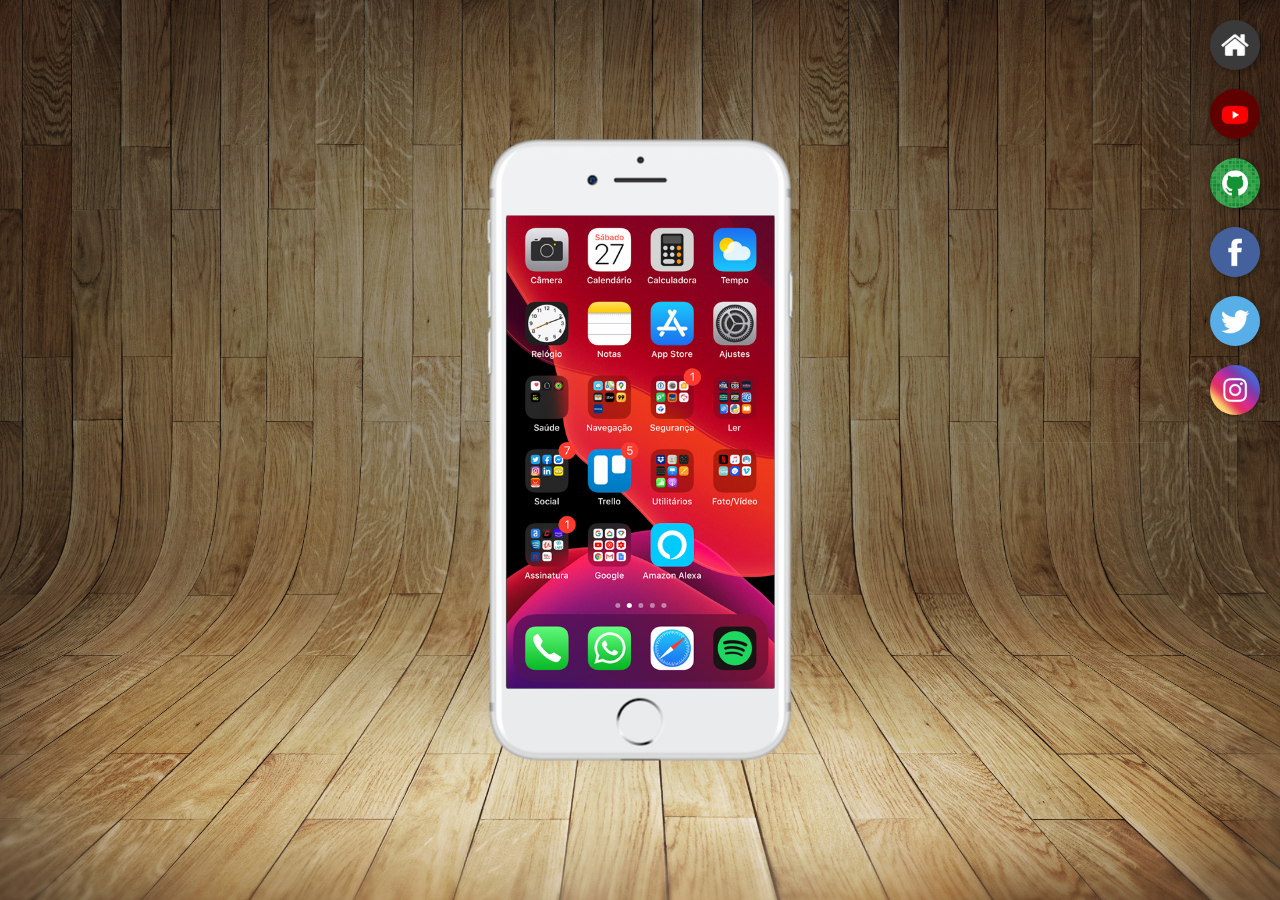
<file: index.html>
<!DOCTYPE html>
<html lang="pt-br">
<head>
    <meta charset="UTF-8">
    <meta http-equiv="X-UA-Compatible" content="IE=edge">
    <meta name="viewport" content="width=device-width, initial-scale=1.0">
    <title>Redes Sociais</title>
    <link rel="shortcut icon" href="favicon.ico" type="image/x-icon">
    <link rel="stylesheet" href="css/style.css">
</head>
<body>
    <main>
        <section id="telefone">
            <iframe src="home.html" frameborder="0" name="tela" id="tela">
                infelizmente seu dispositivo nao tem suporte ao uso de Iframe
            </iframe>
        </section>
        <section id="socialMedias">
            <a href="home.html" target="tela">
                <img src="img/logo-home.jpg" alt="">
            </a>
            <a href="youtube.html" target="tela">
                <img src="img/logo-youtube.jpg" alt="">
            </a>
            <a href="github.html" target="tela">
                <img src="img/logo-github.jpg" alt="">
            </a>
            <a href="facebook.html" target="tela">
                <img src="img/logo-facebook.jpg" alt="">
            </a>
            <a href="twiiter.html" target="tela">
                <img src="img/logo-twitter.jpg" alt="">
            </a>
            <a href="instagram.html" target="tela">
                <img src="img/logo-instagram.jpg" alt="">
            </a>
        </section>
    </main>
</body>
</html>
</file>
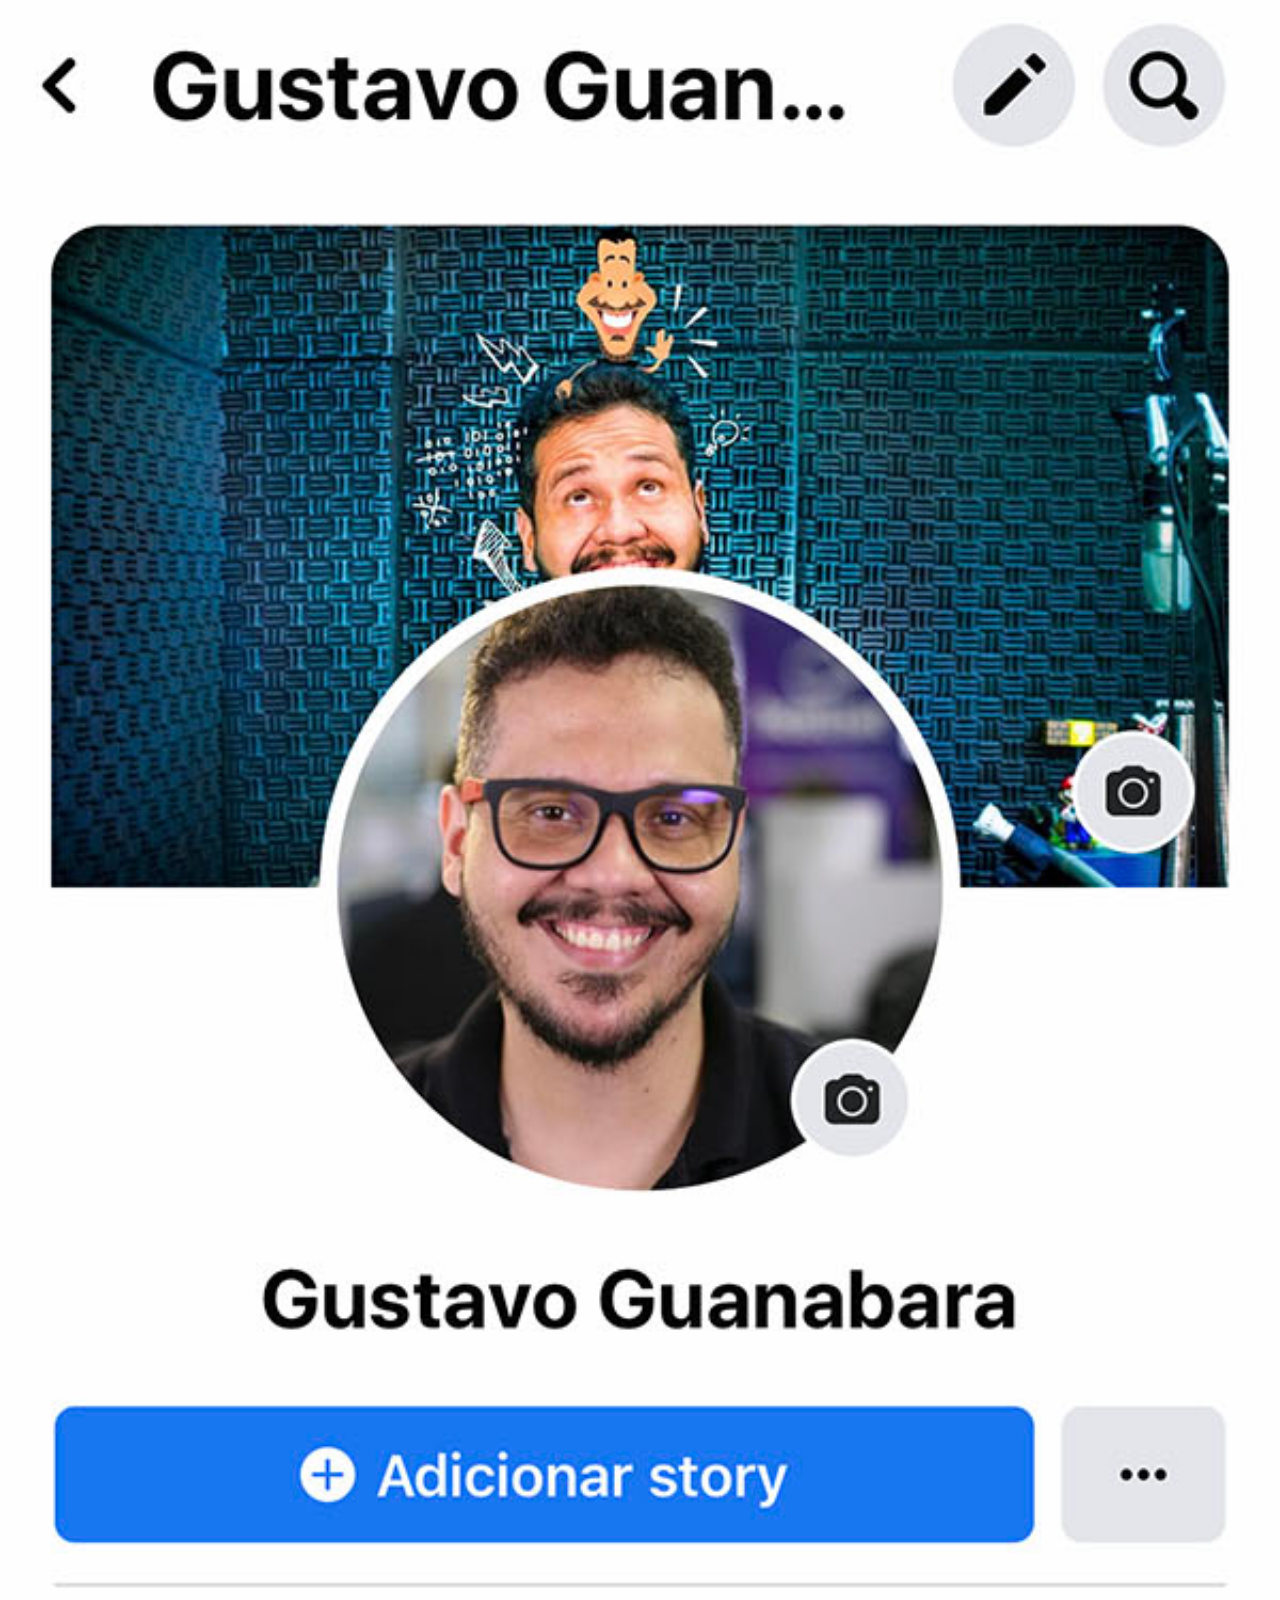
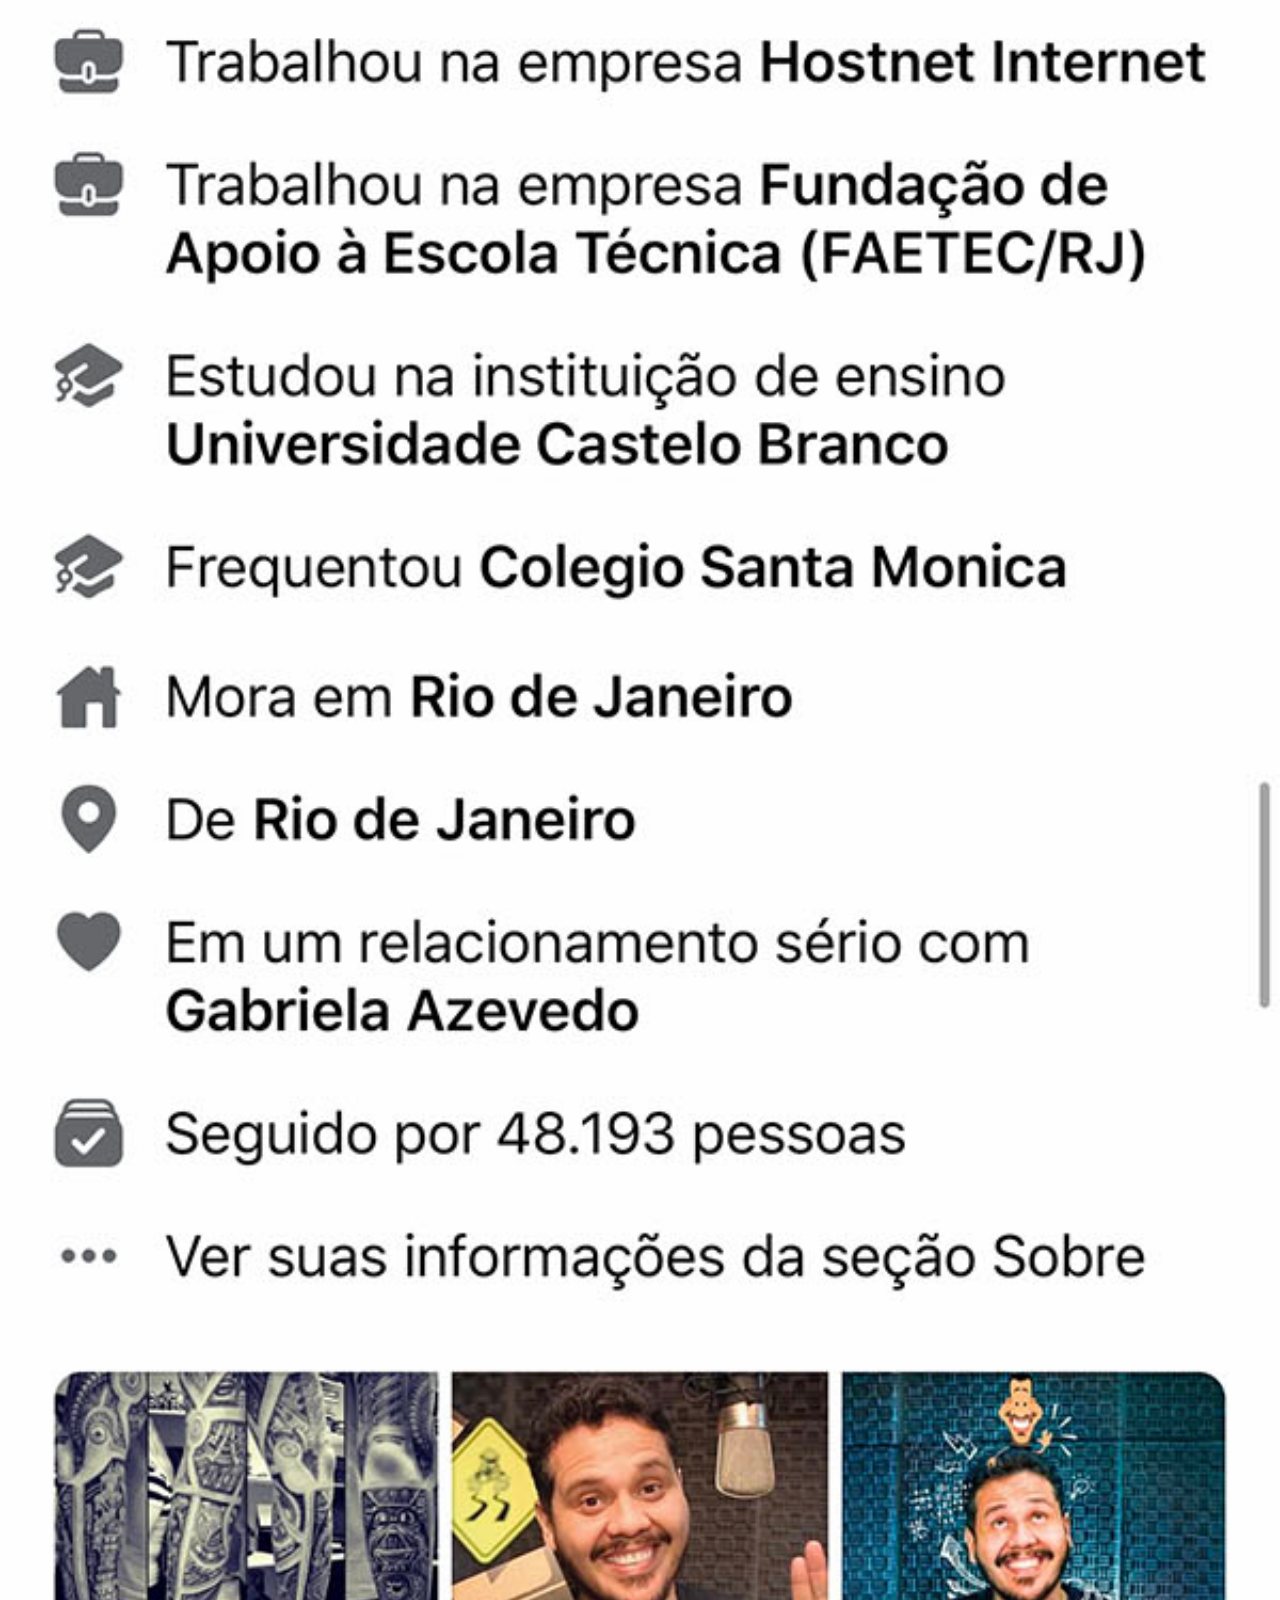
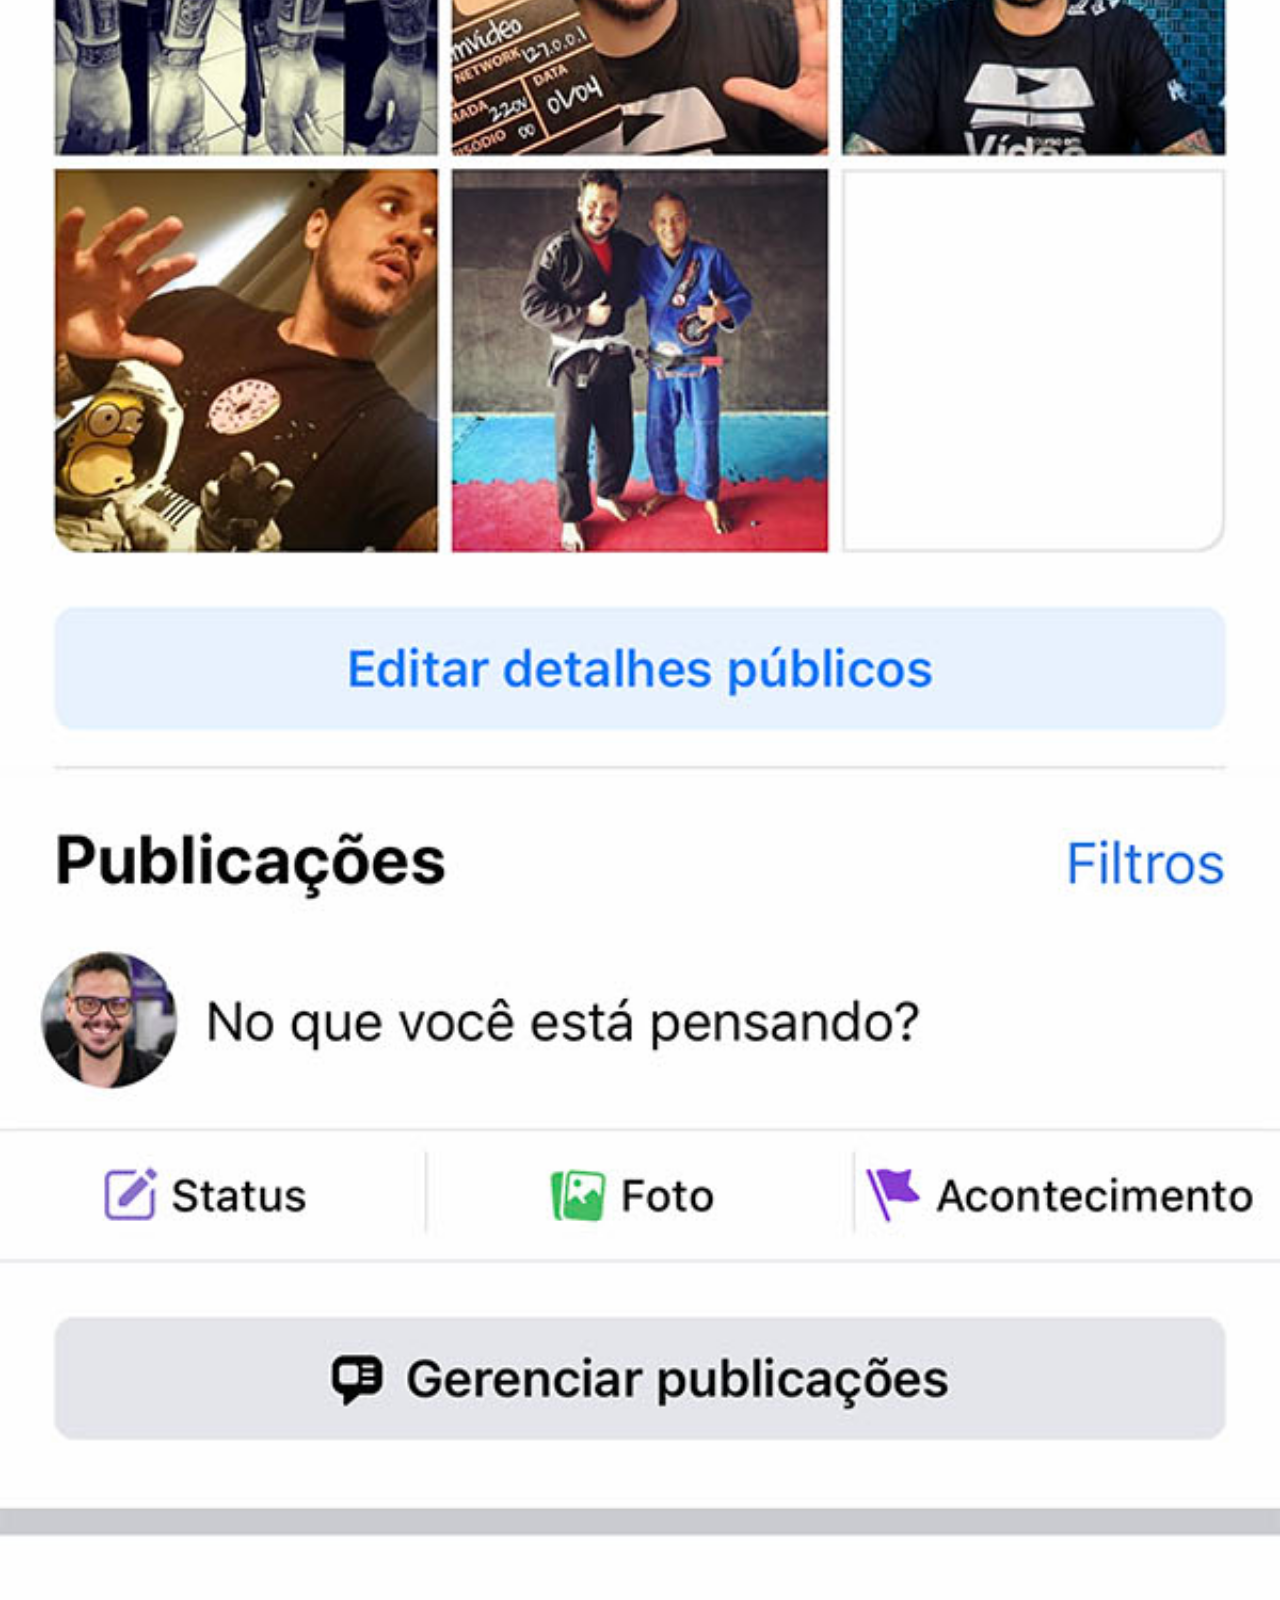
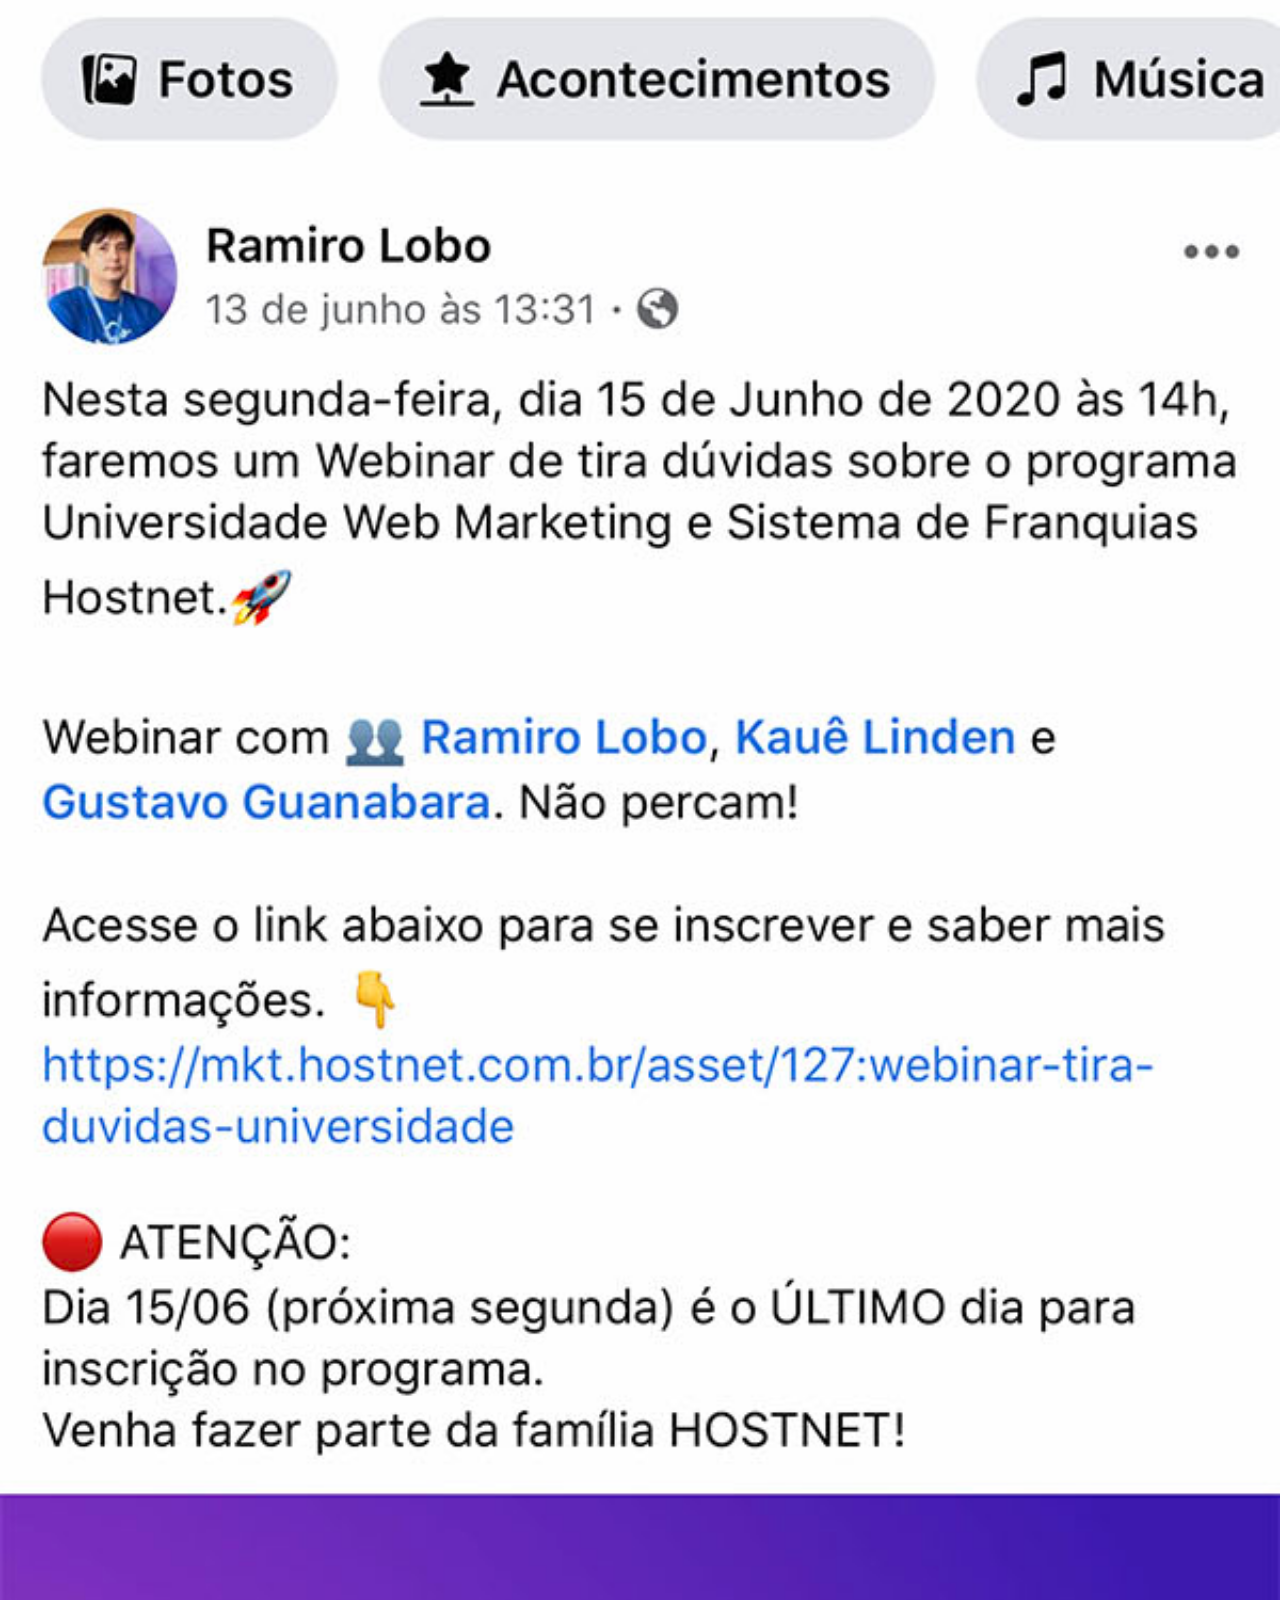
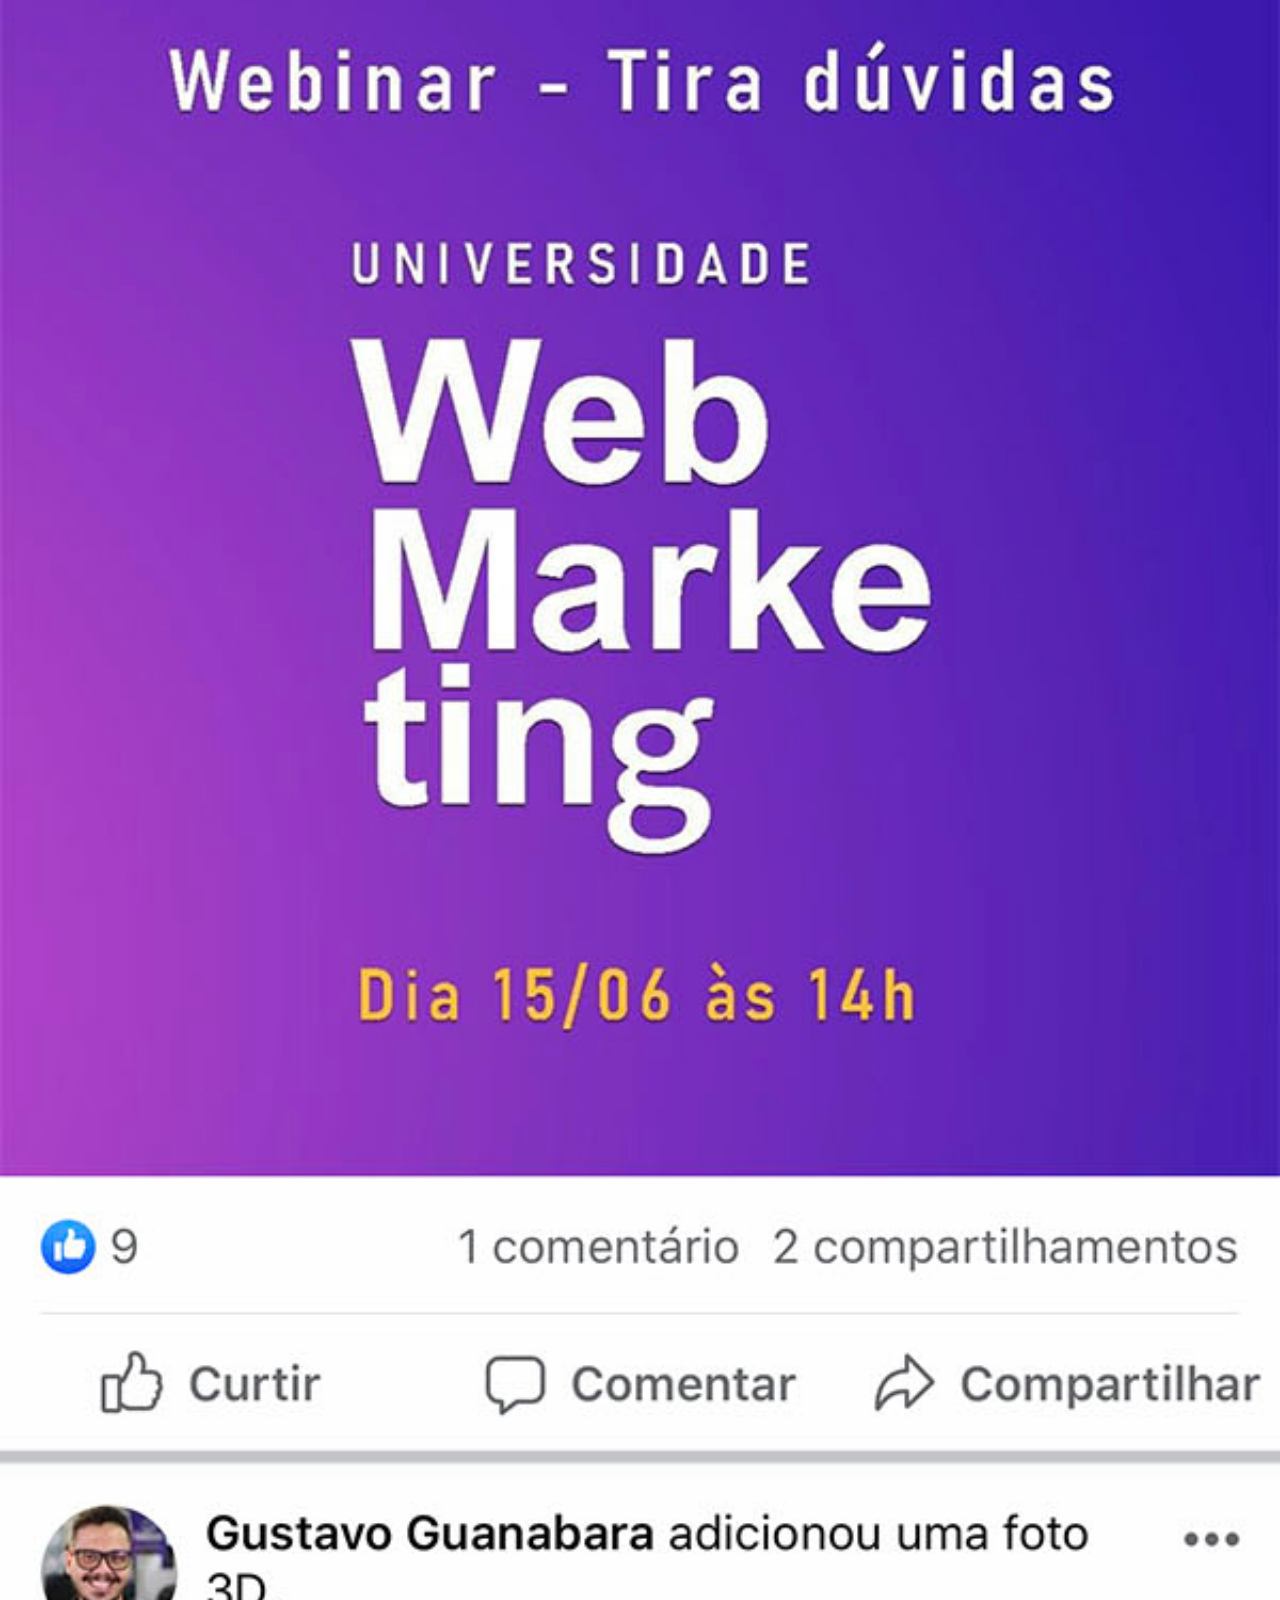
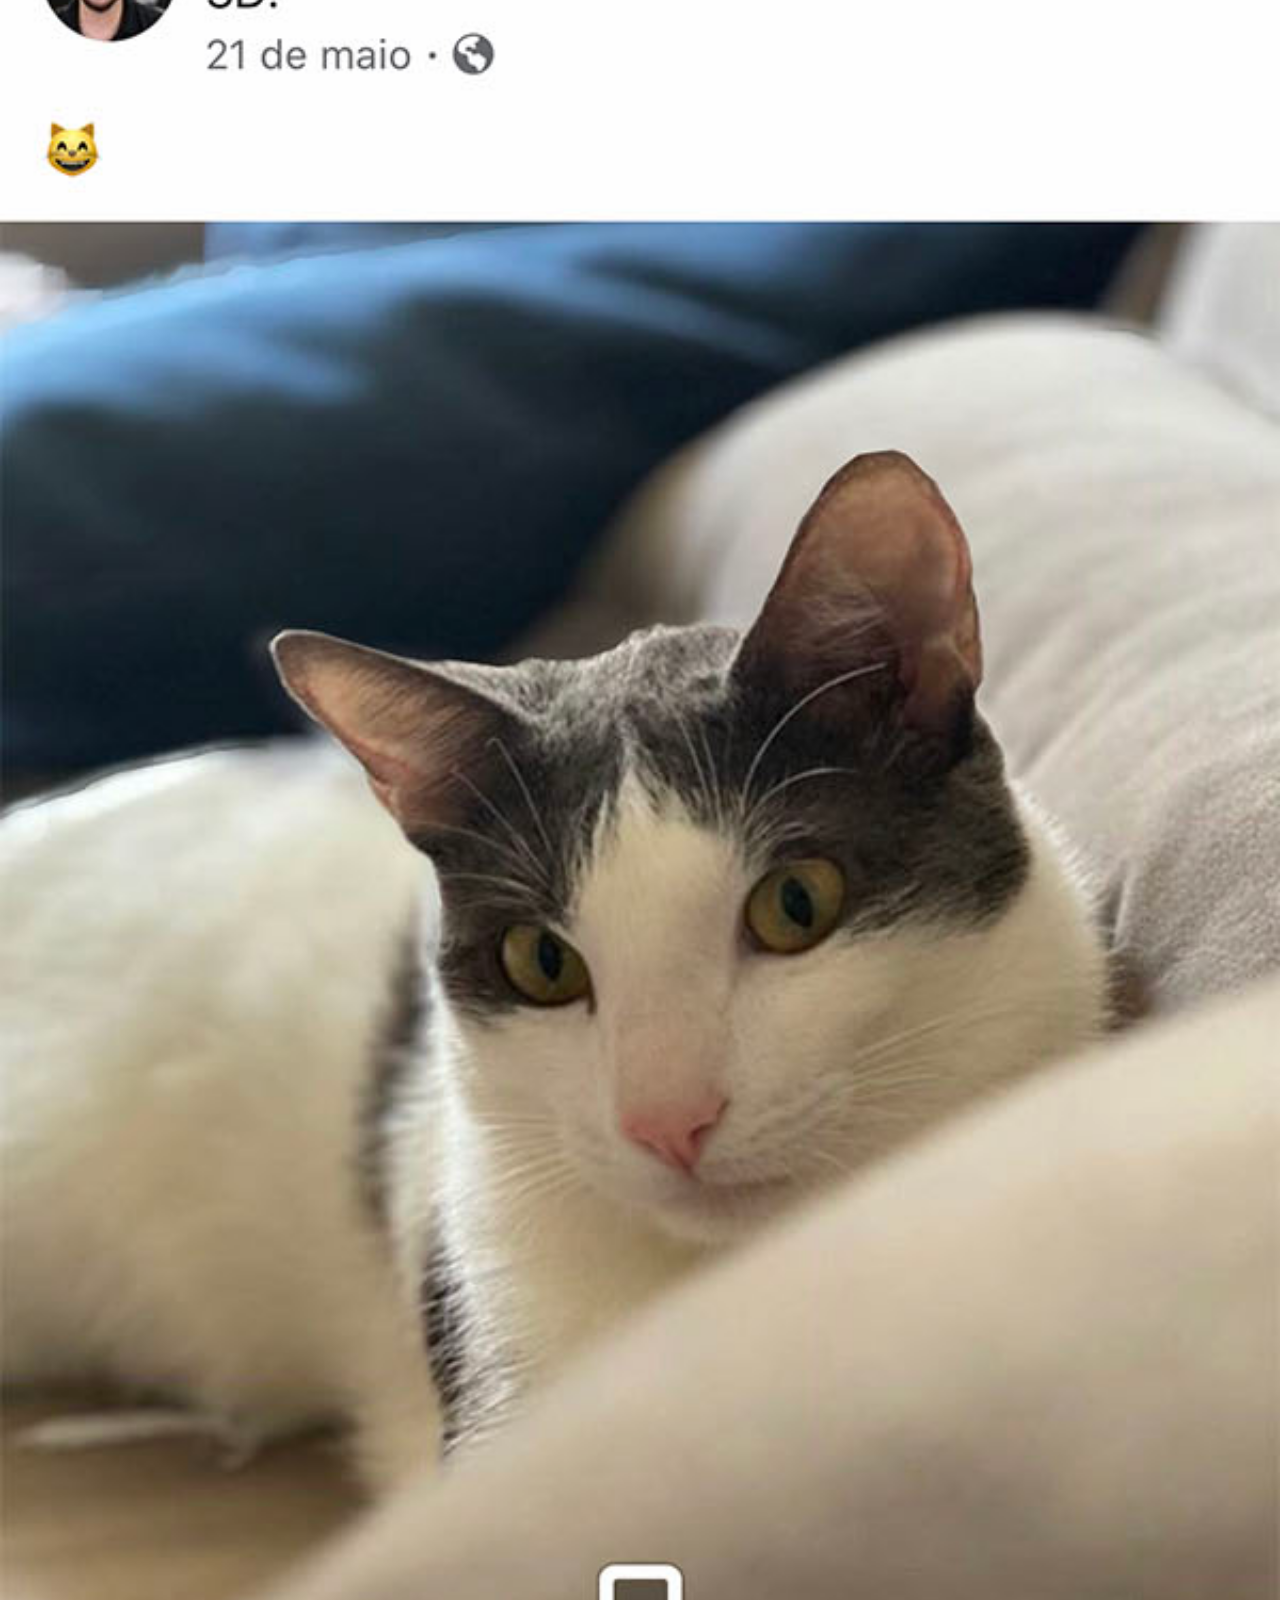
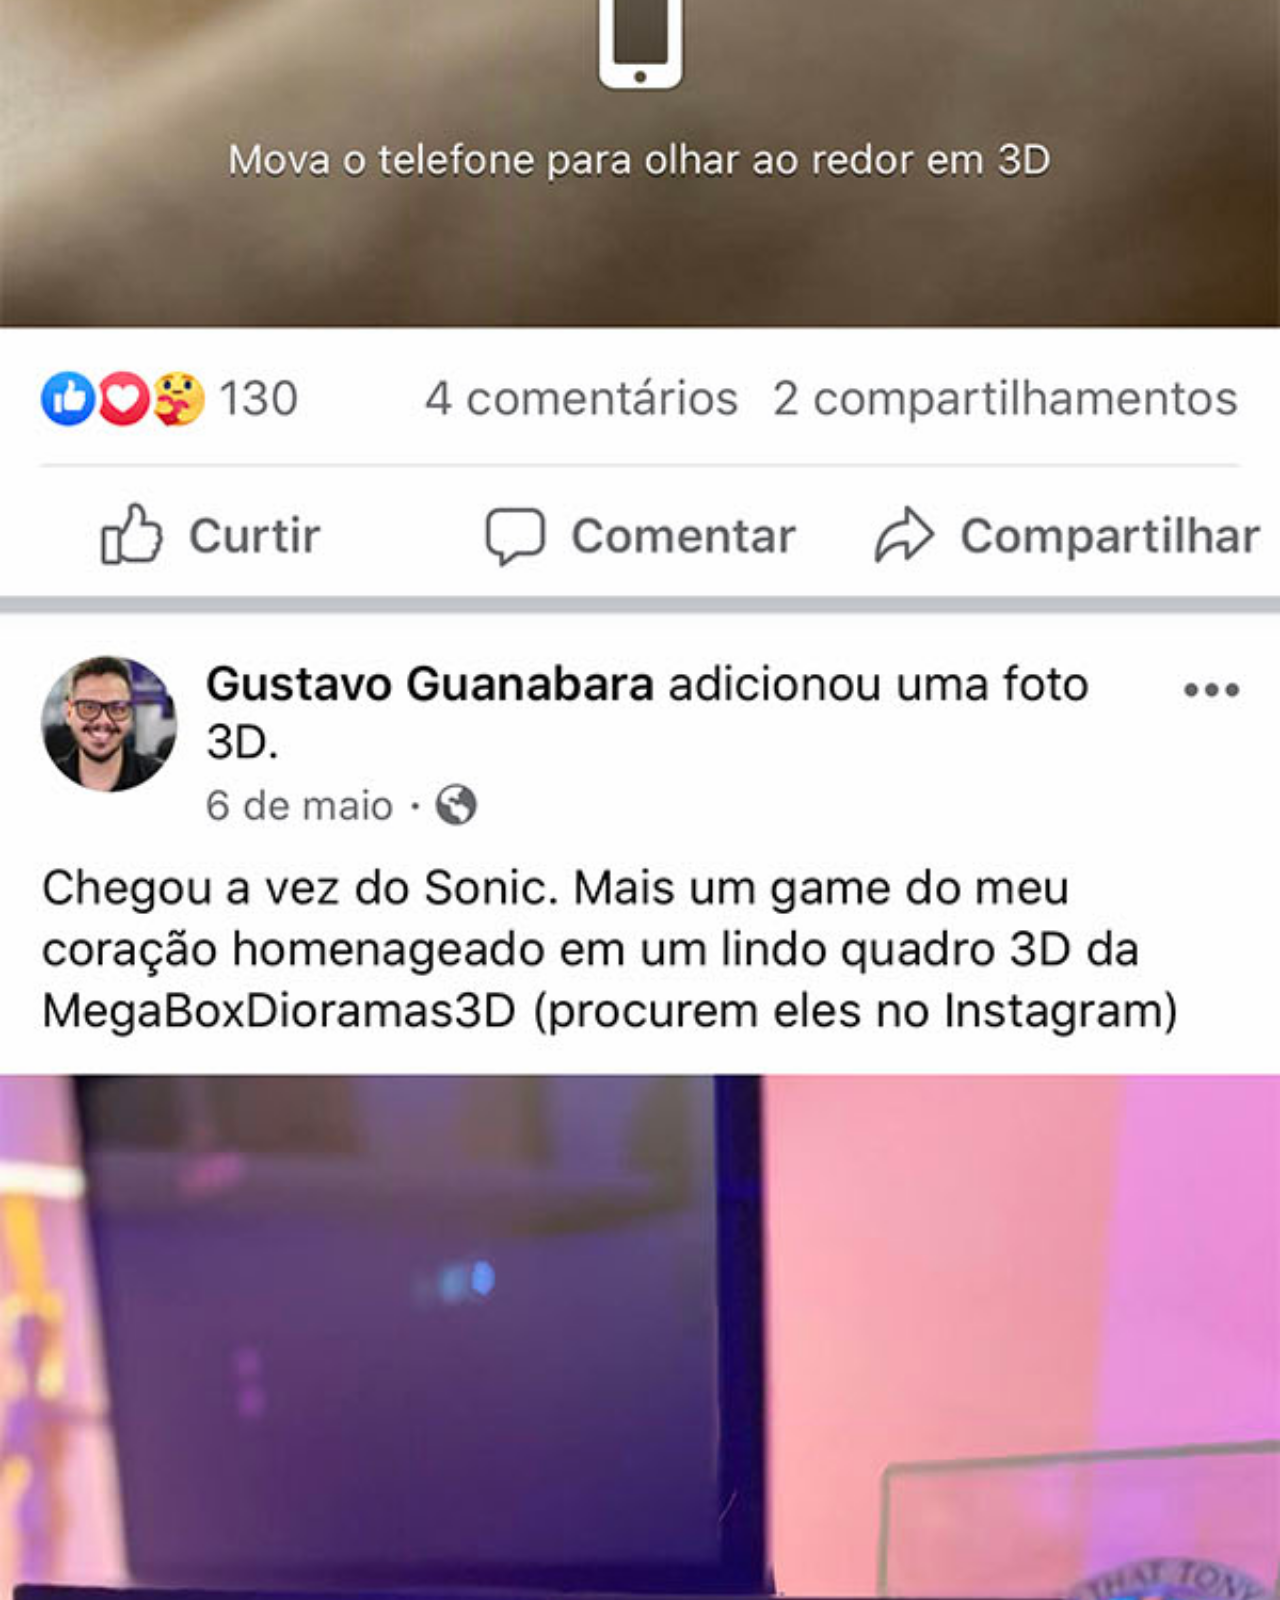
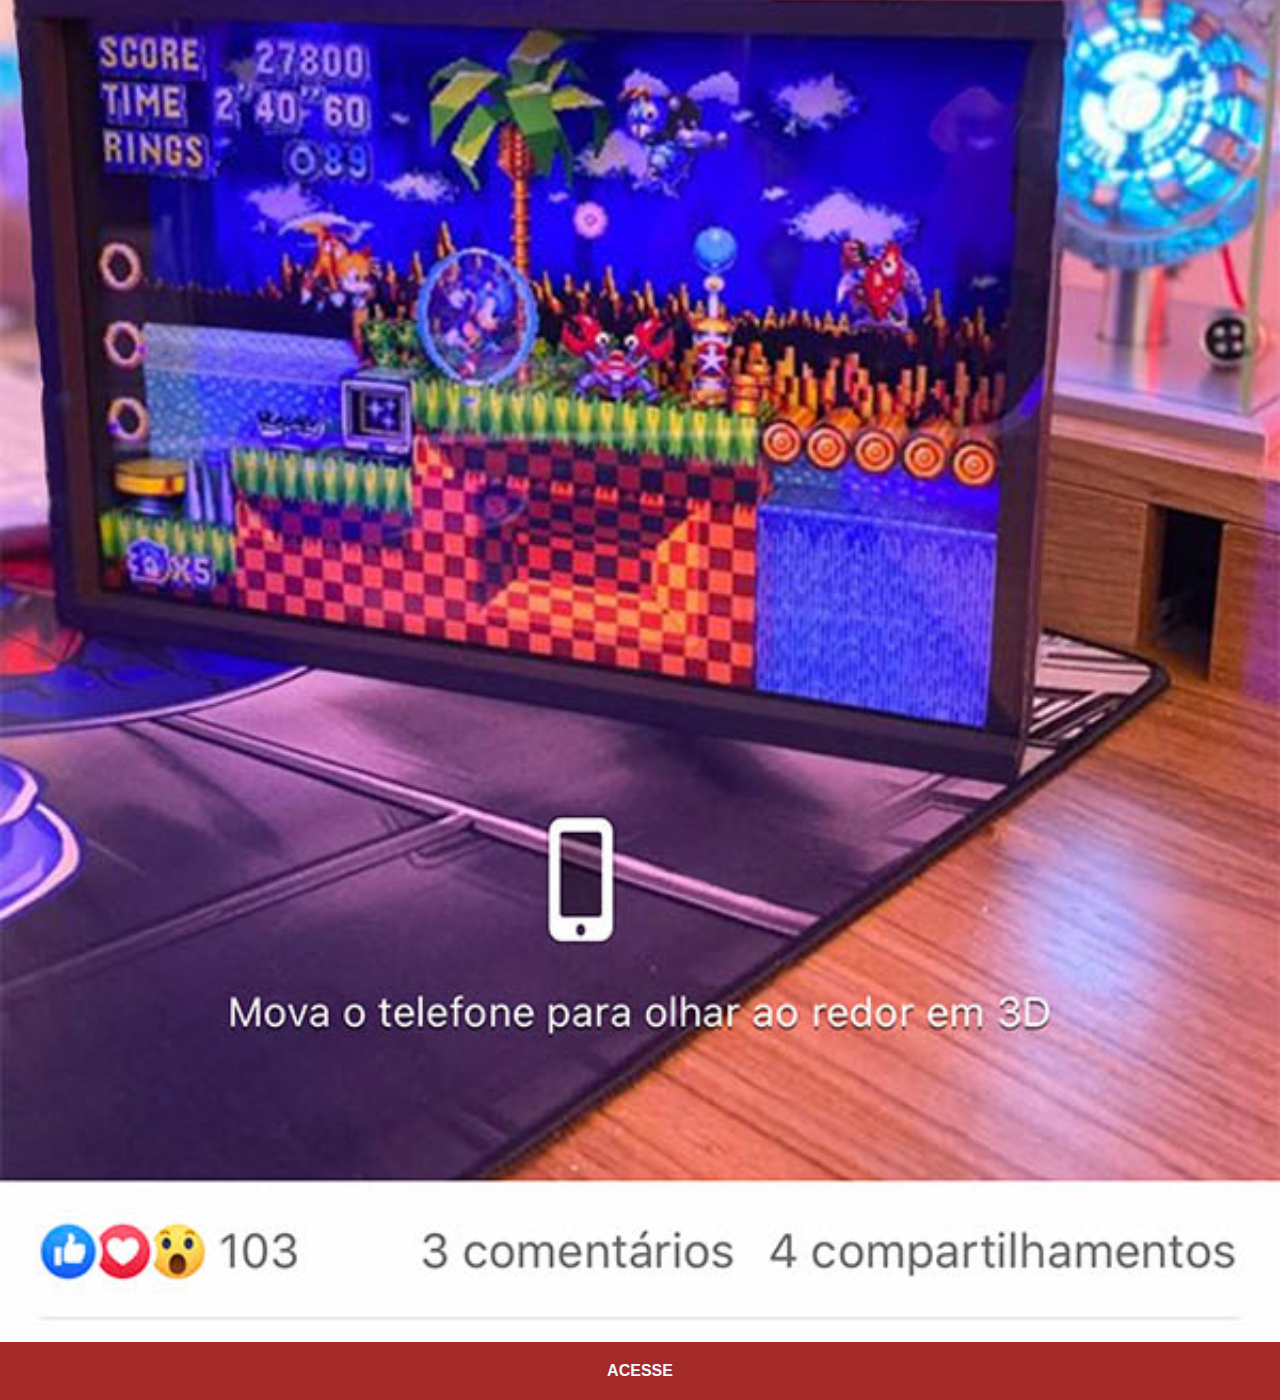
<file: facebook.html>
<!DOCTYPE html>
<html lang="pt-br">
<head>
    <meta charset="UTF-8">
    <meta http-equiv="X-UA-Compatible" content="IE=edge">
    <meta name="viewport" content="width=device-width, initial-scale=1.0">
    <title>Facebook</title>
    <link rel="stylesheet" href="css/tela.css">
</head>
<body>
    <img src="img/tela-facebook.jpg" alt="">
    <a href="https://Facebook.com" target="_blank">ACESSE</a>
</body>
</html>
</file>
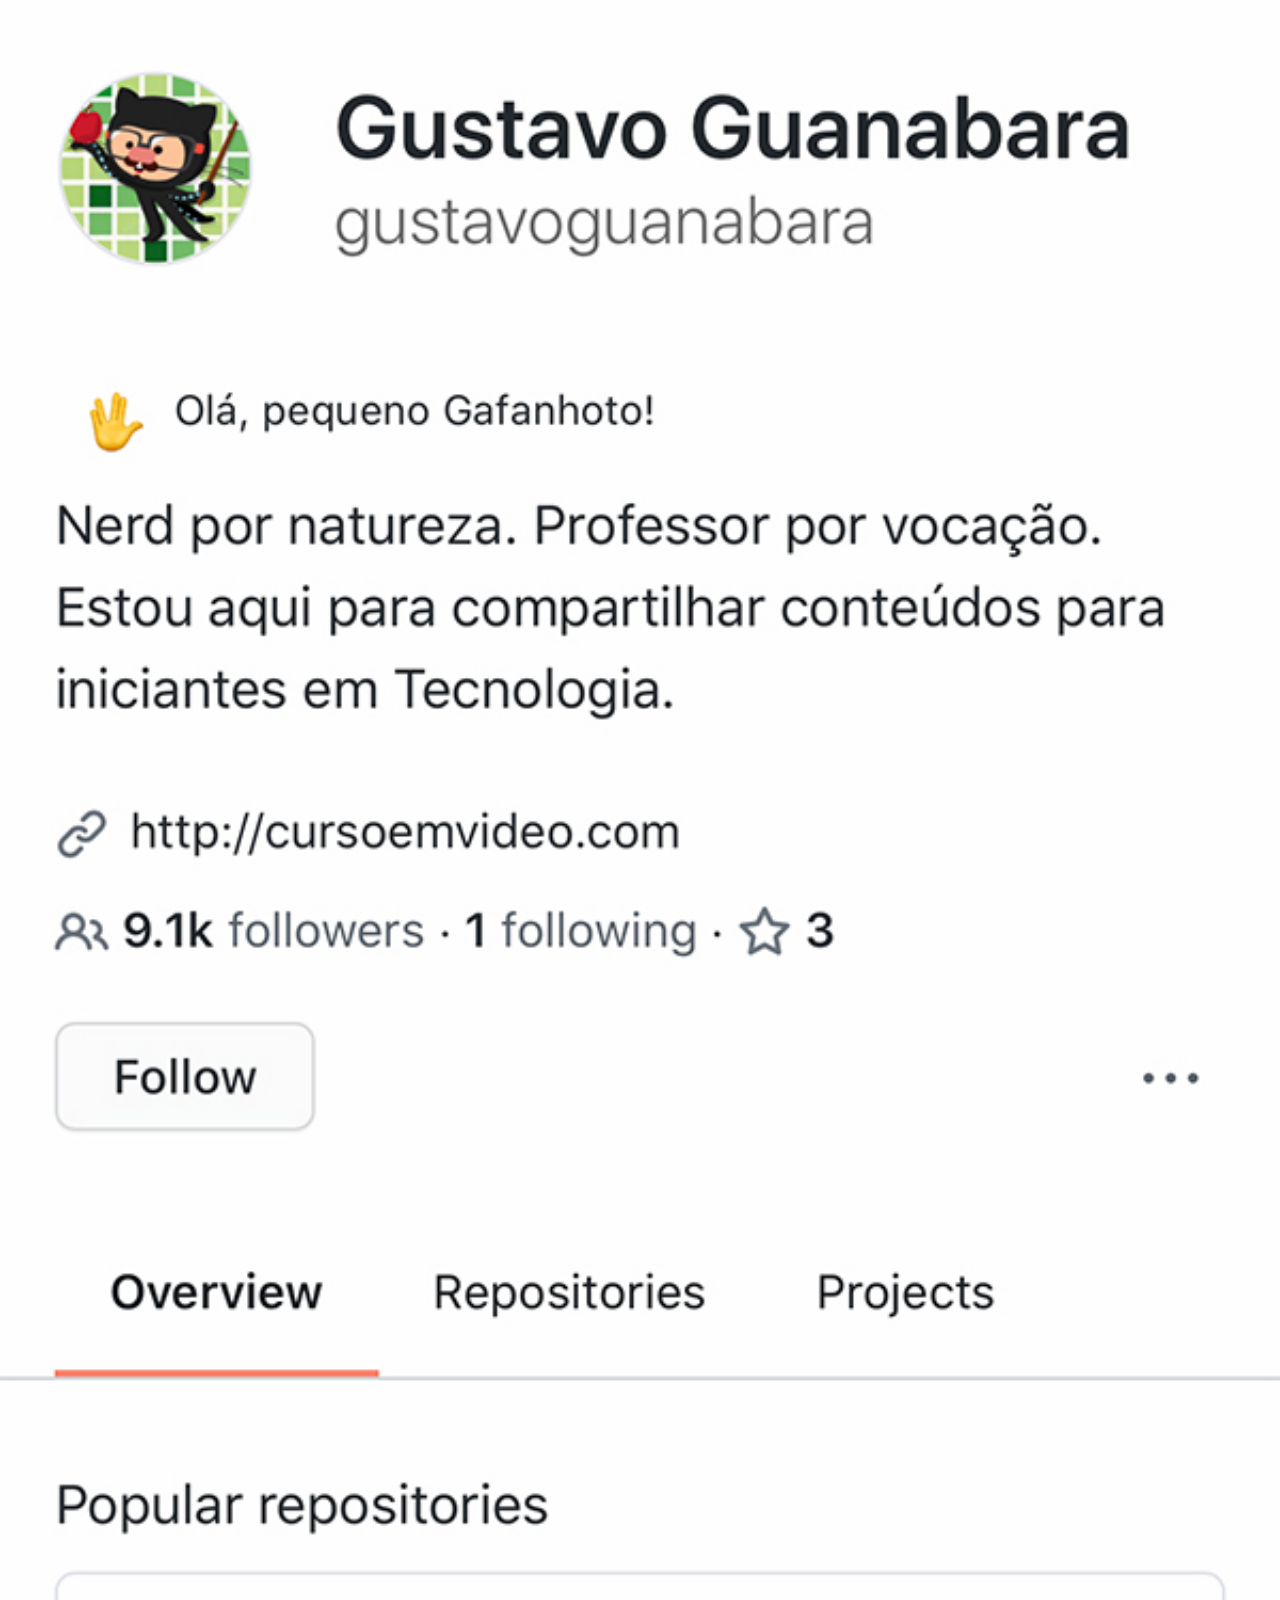
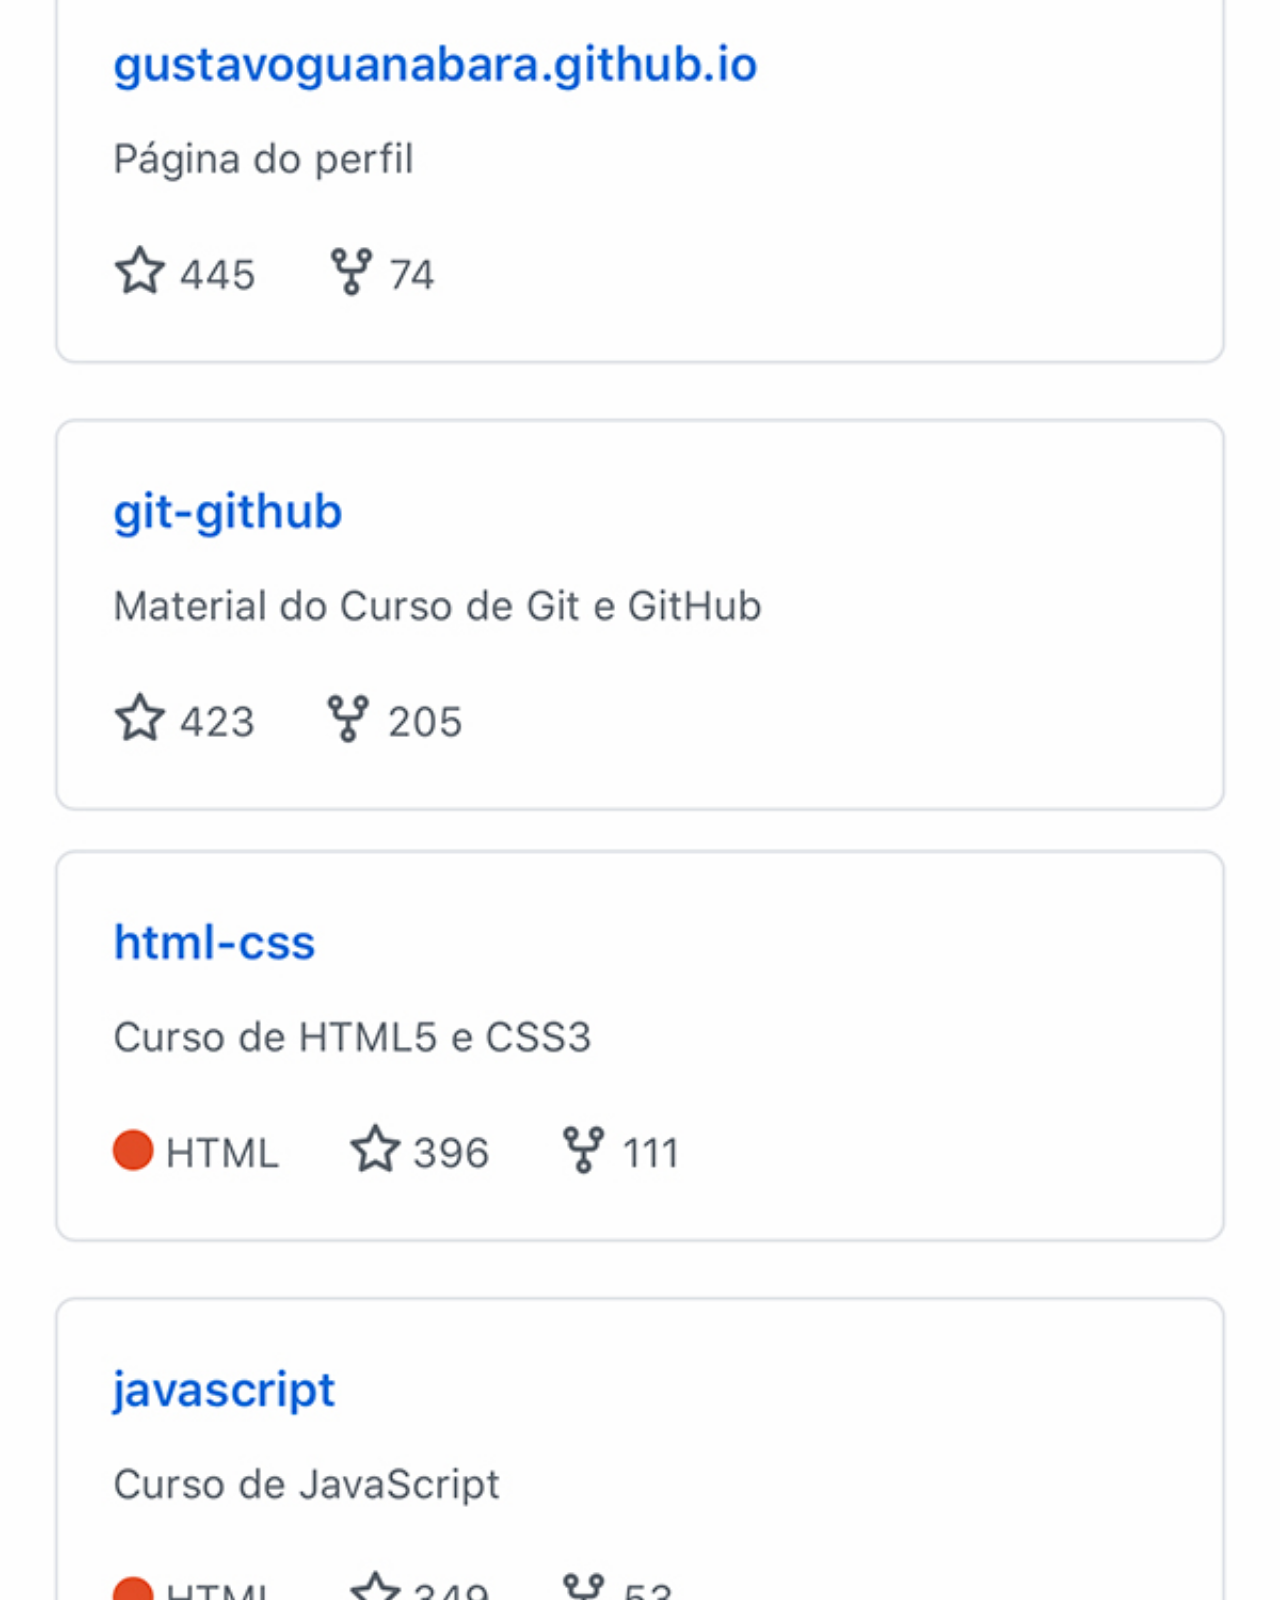
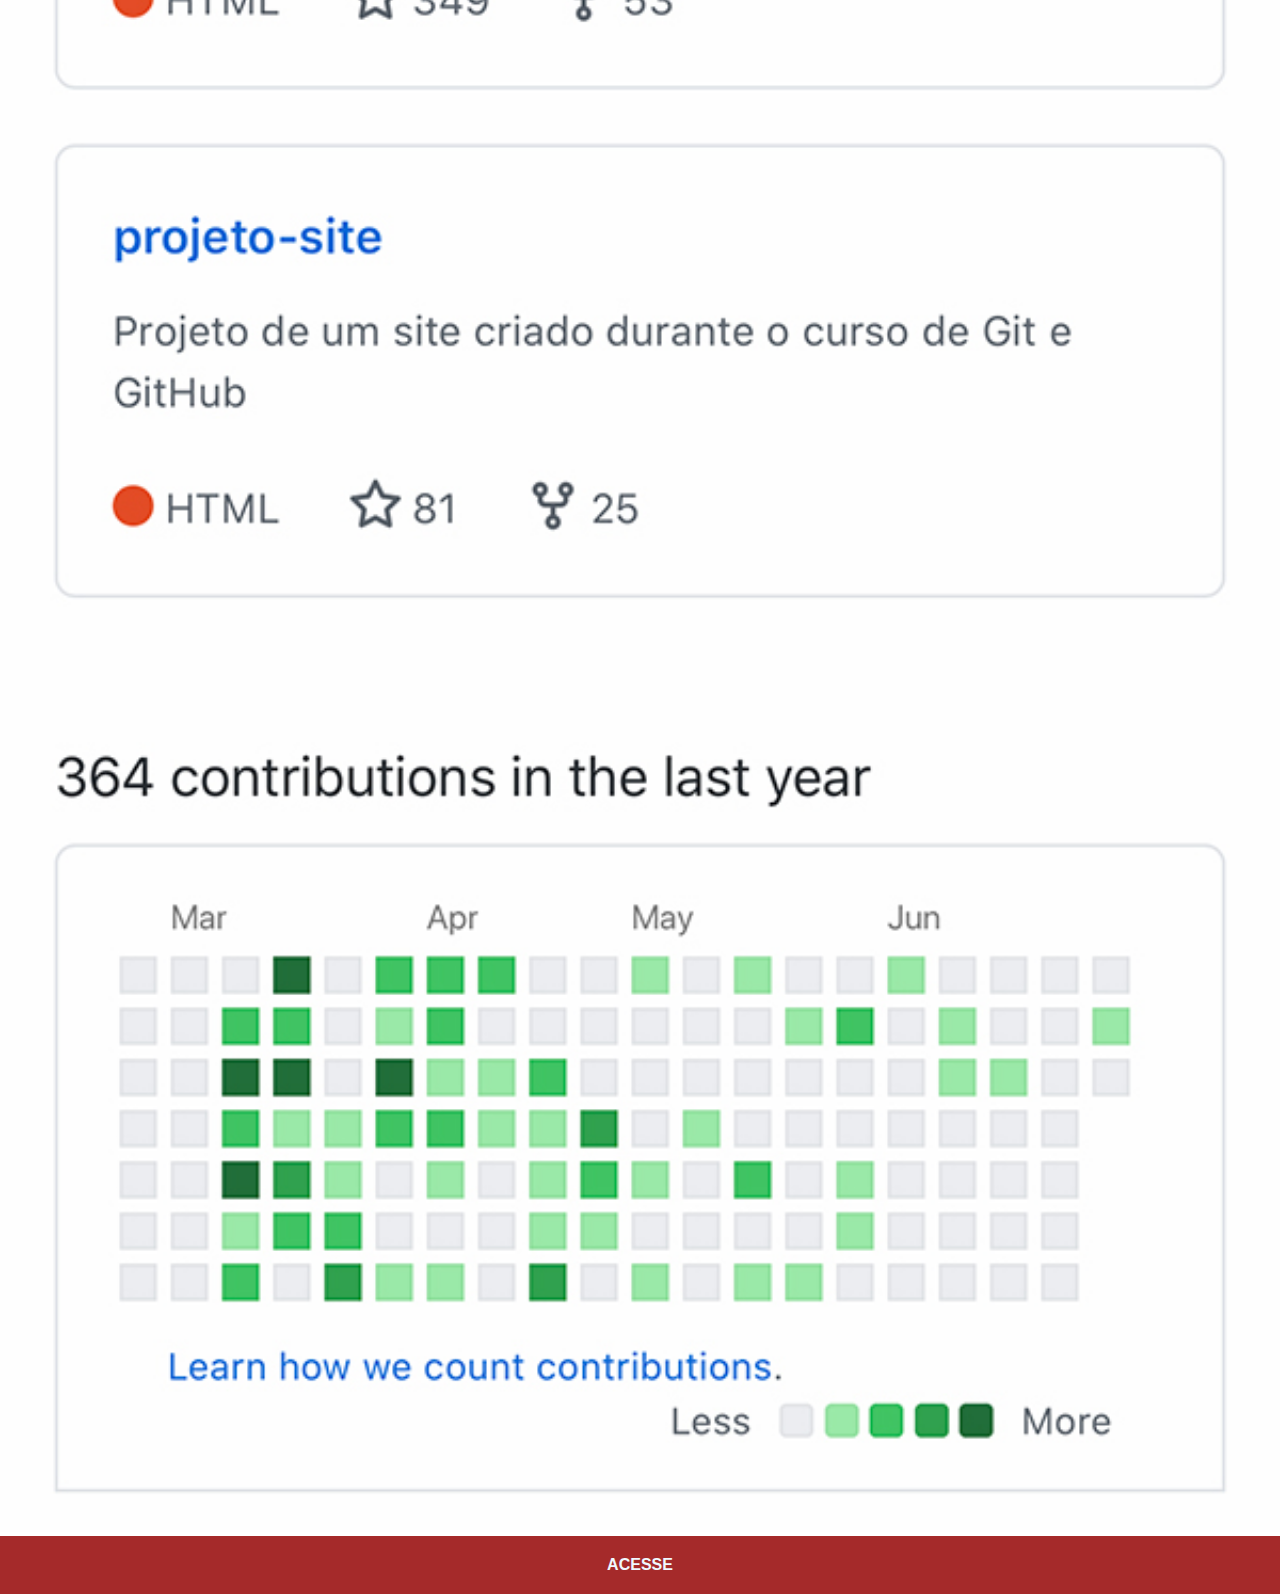
<file: github.html>
<!DOCTYPE html>
<html lang="pt-br">
<head>
    <meta charset="UTF-8">
    <meta http-equiv="X-UA-Compatible" content="IE=edge">
    <meta name="viewport" content="width=device-width, initial-scale=1.0">
    <title>github</title>
    <link rel="stylesheet" href="css/tela.css">
</head>
<body>
    <img src="img/tela-github.jpg" alt="">
    <a href="https://github.com/Artu-Dev" target="_blank">ACESSE</a>
</body>
</html>
</file>
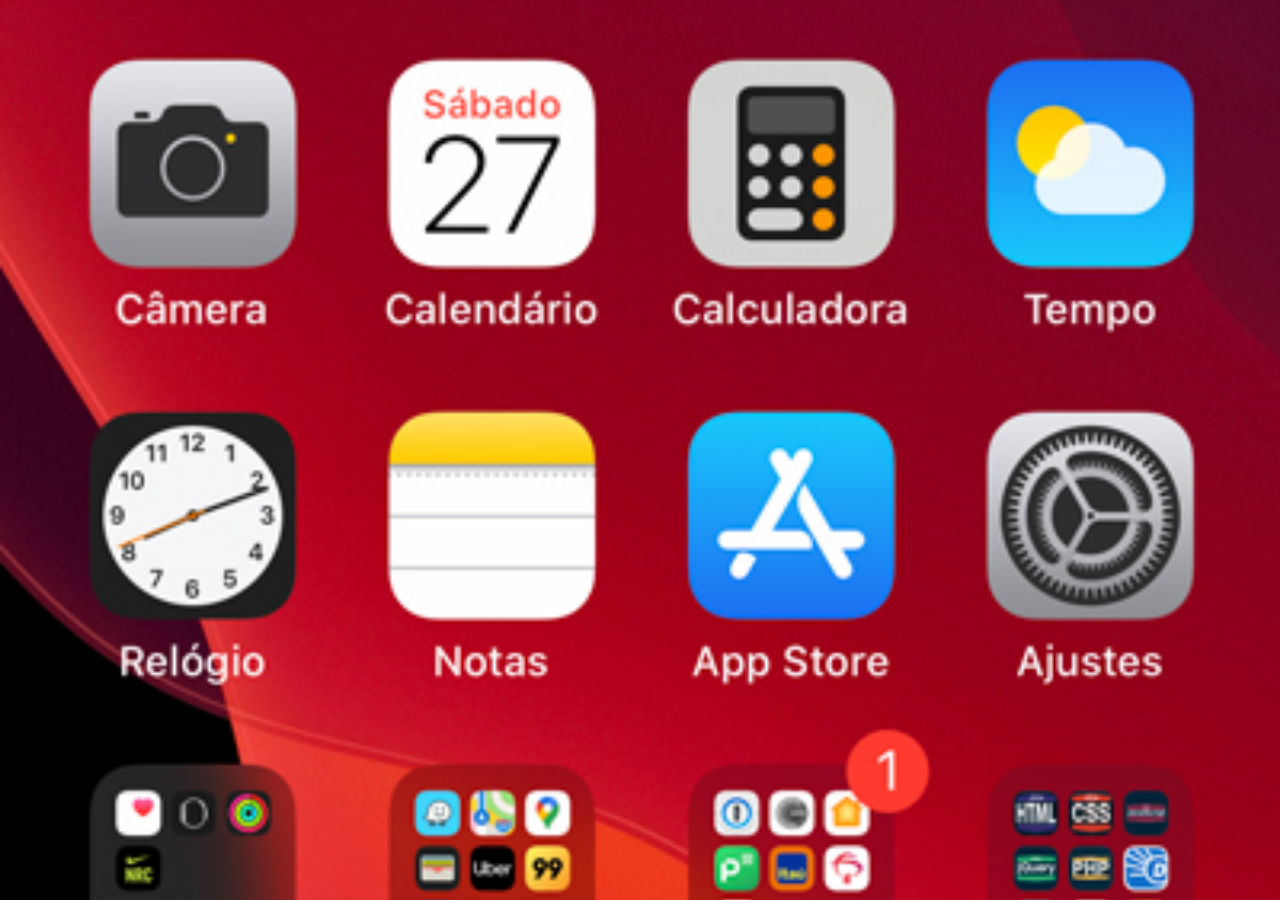
<file: home.html>
<!DOCTYPE html>
<html lang="pt-br">
<head>
    <meta charset="UTF-8">
    <meta http-equiv="X-UA-Compatible" content="IE=edge">
    <meta name="viewport" content="width=device-width, initial-scale=1.0">
    <title>Home</title>
    <style>
        * {
            margin: 0;
            padding: 0;
            box-sizing: border-box;
        }
        body {
            height: 100vh;
            width: 100vw;
            background: black url('img/tela-home.jpg') no-repeat center top;
            background-size: cover;
        }
    </style>
</head>
<body>
    
</body>
</html>
</file>
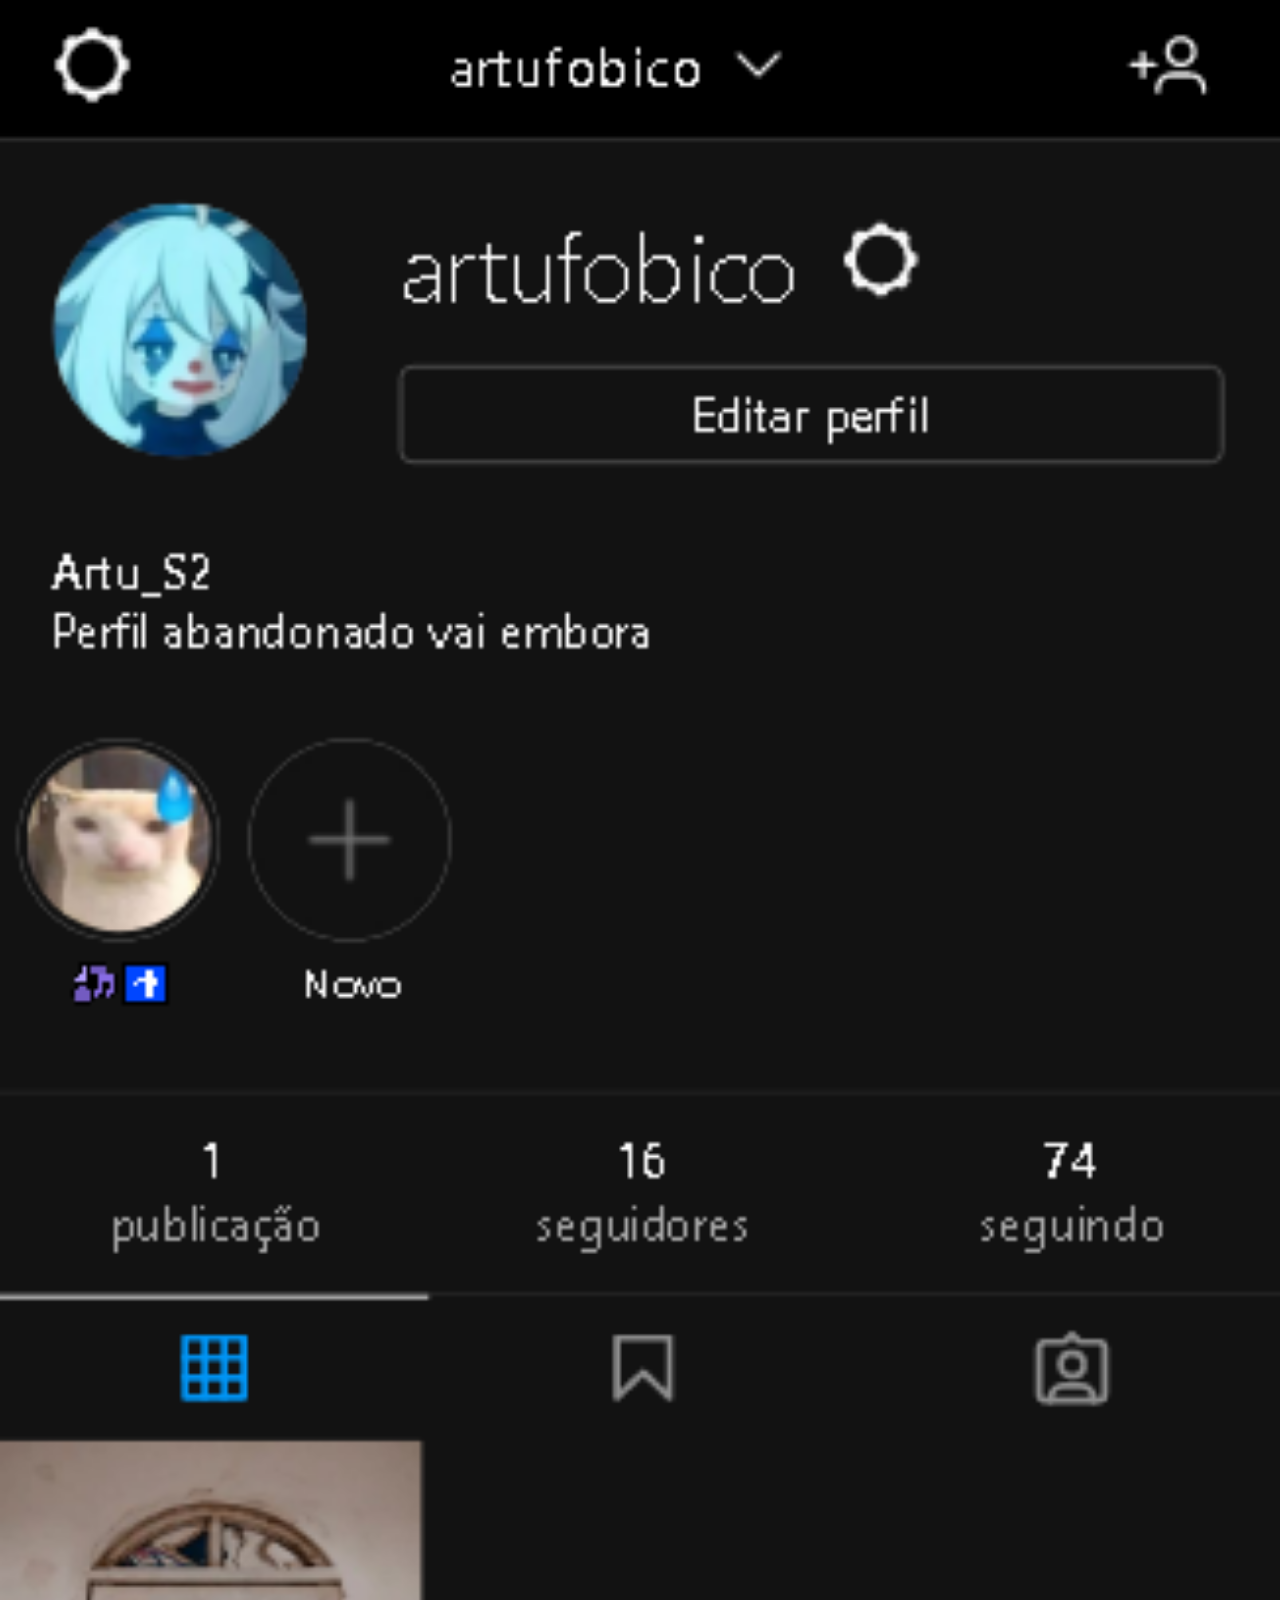
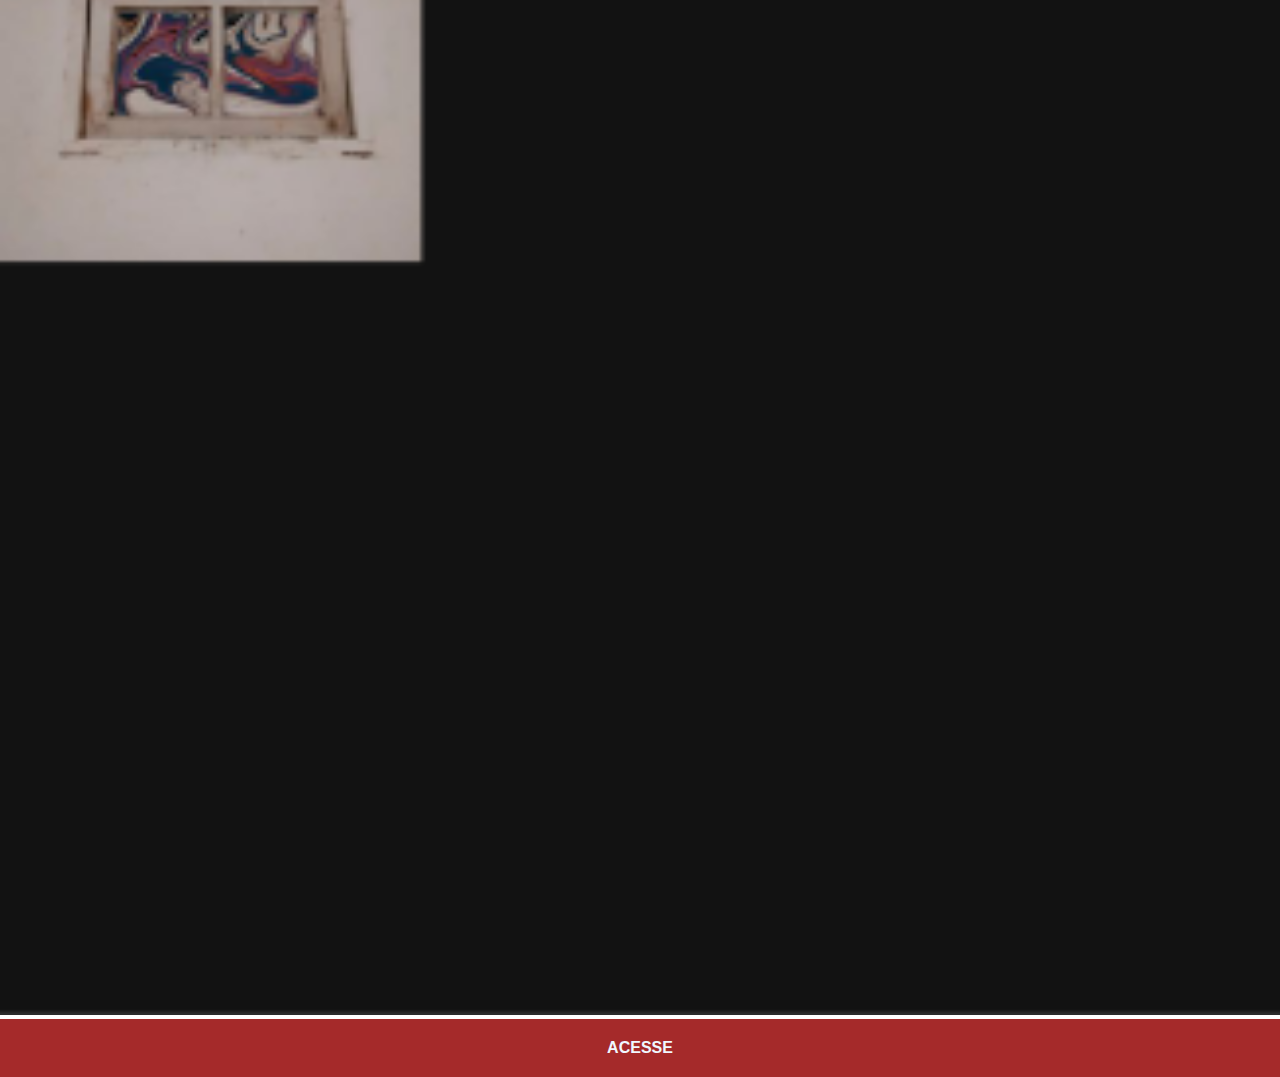
<file: instagram.html>
<!DOCTYPE html>
<html lang="pt-br">
<head>
    <meta charset="UTF-8">
    <meta http-equiv="X-UA-Compatible" content="IE=edge">
    <meta name="viewport" content="width=device-width, initial-scale=1.0">
    <title>Instagram</title>
    <link rel="stylesheet" href="css/tela.css">
</head>
<body>
    <img src="img/tela-instagram.jpg" alt="">
    <a href="https://www.instagram.com/artufobico/" target="_blank">ACESSE</a>
</body>
</html>
</file>
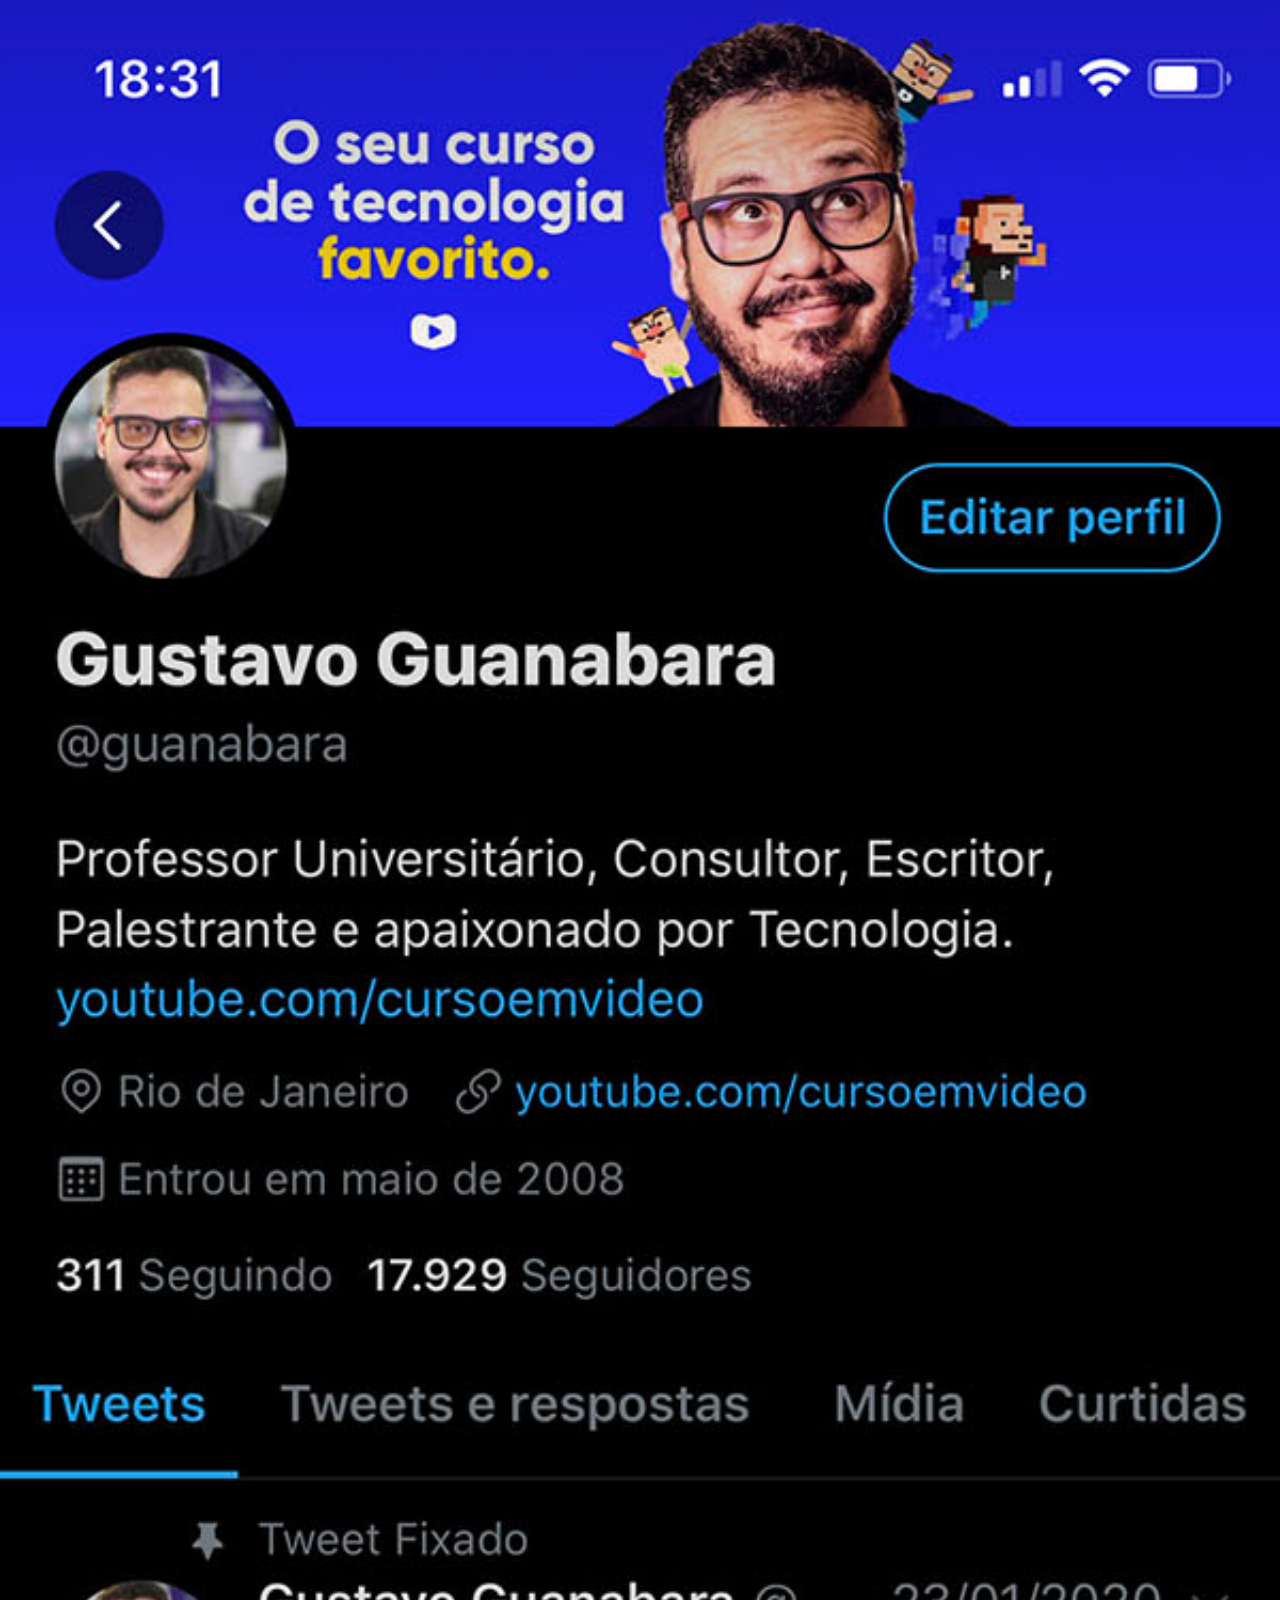
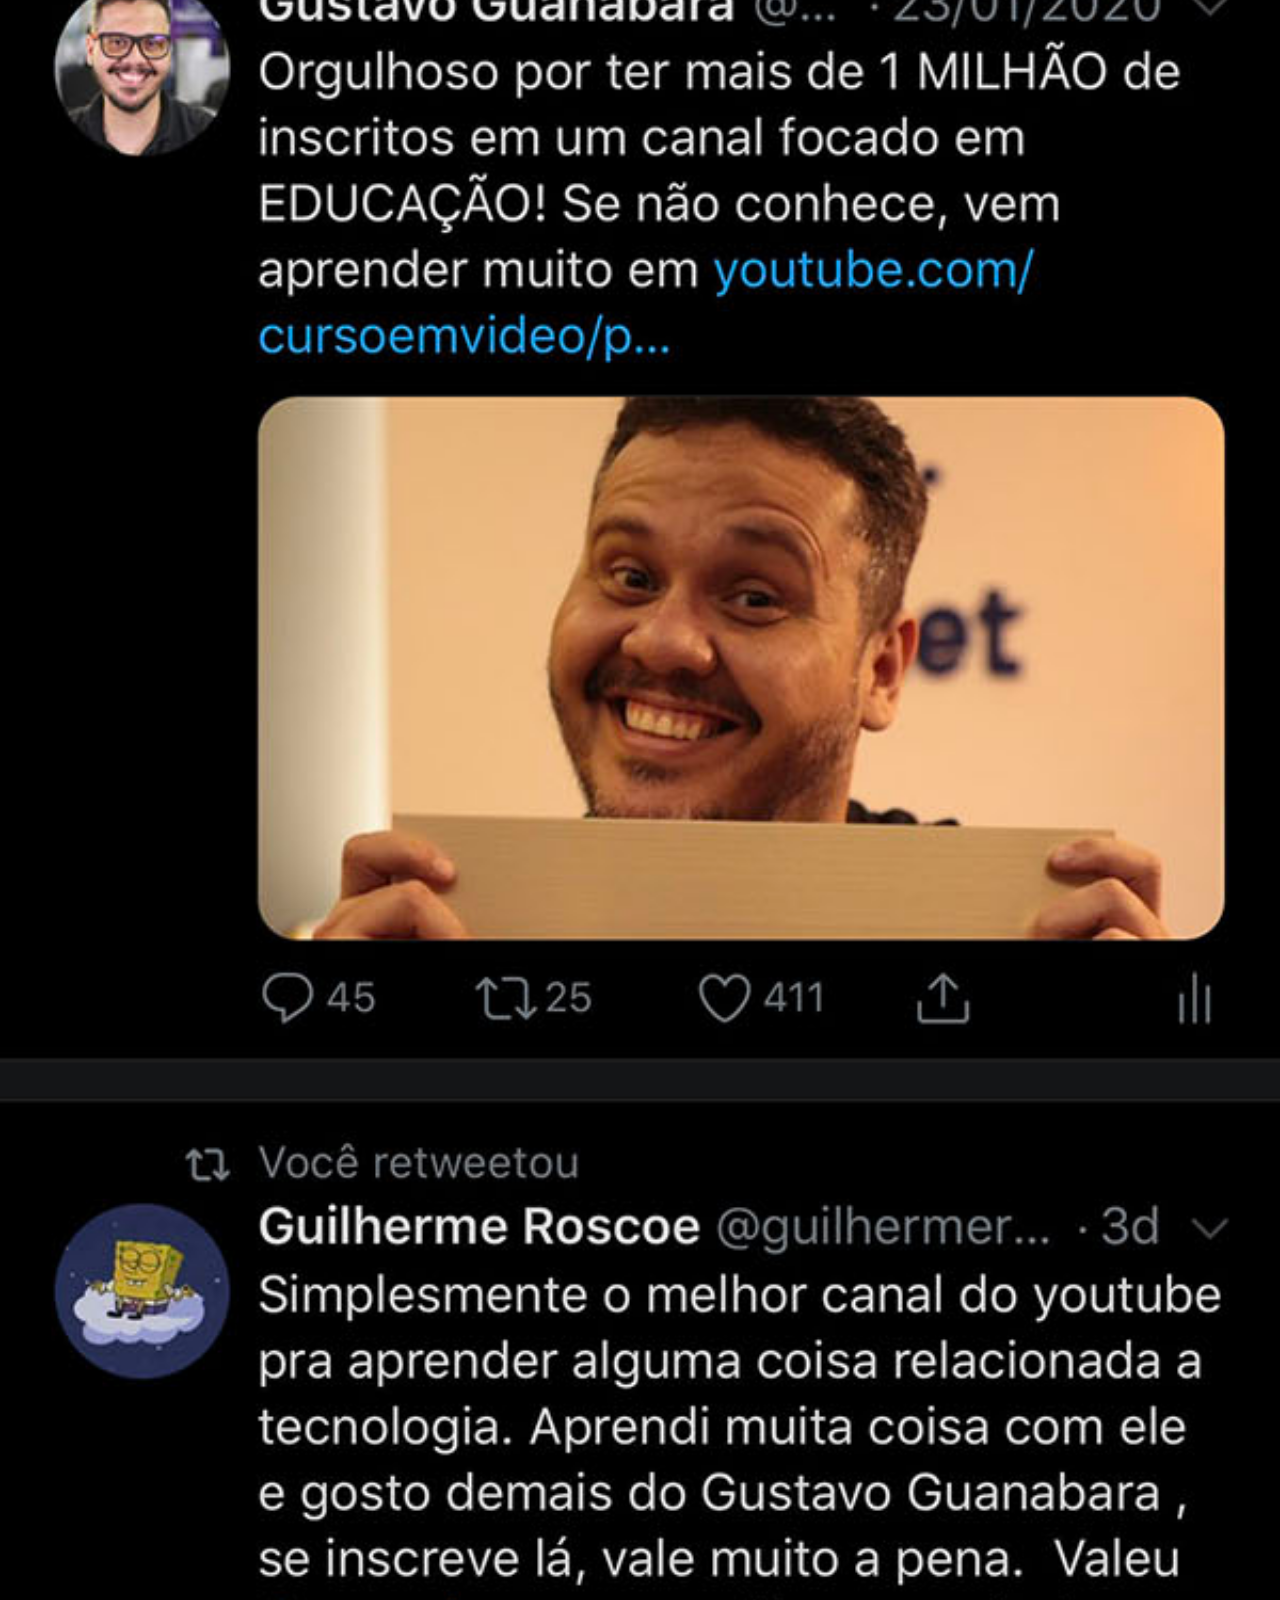
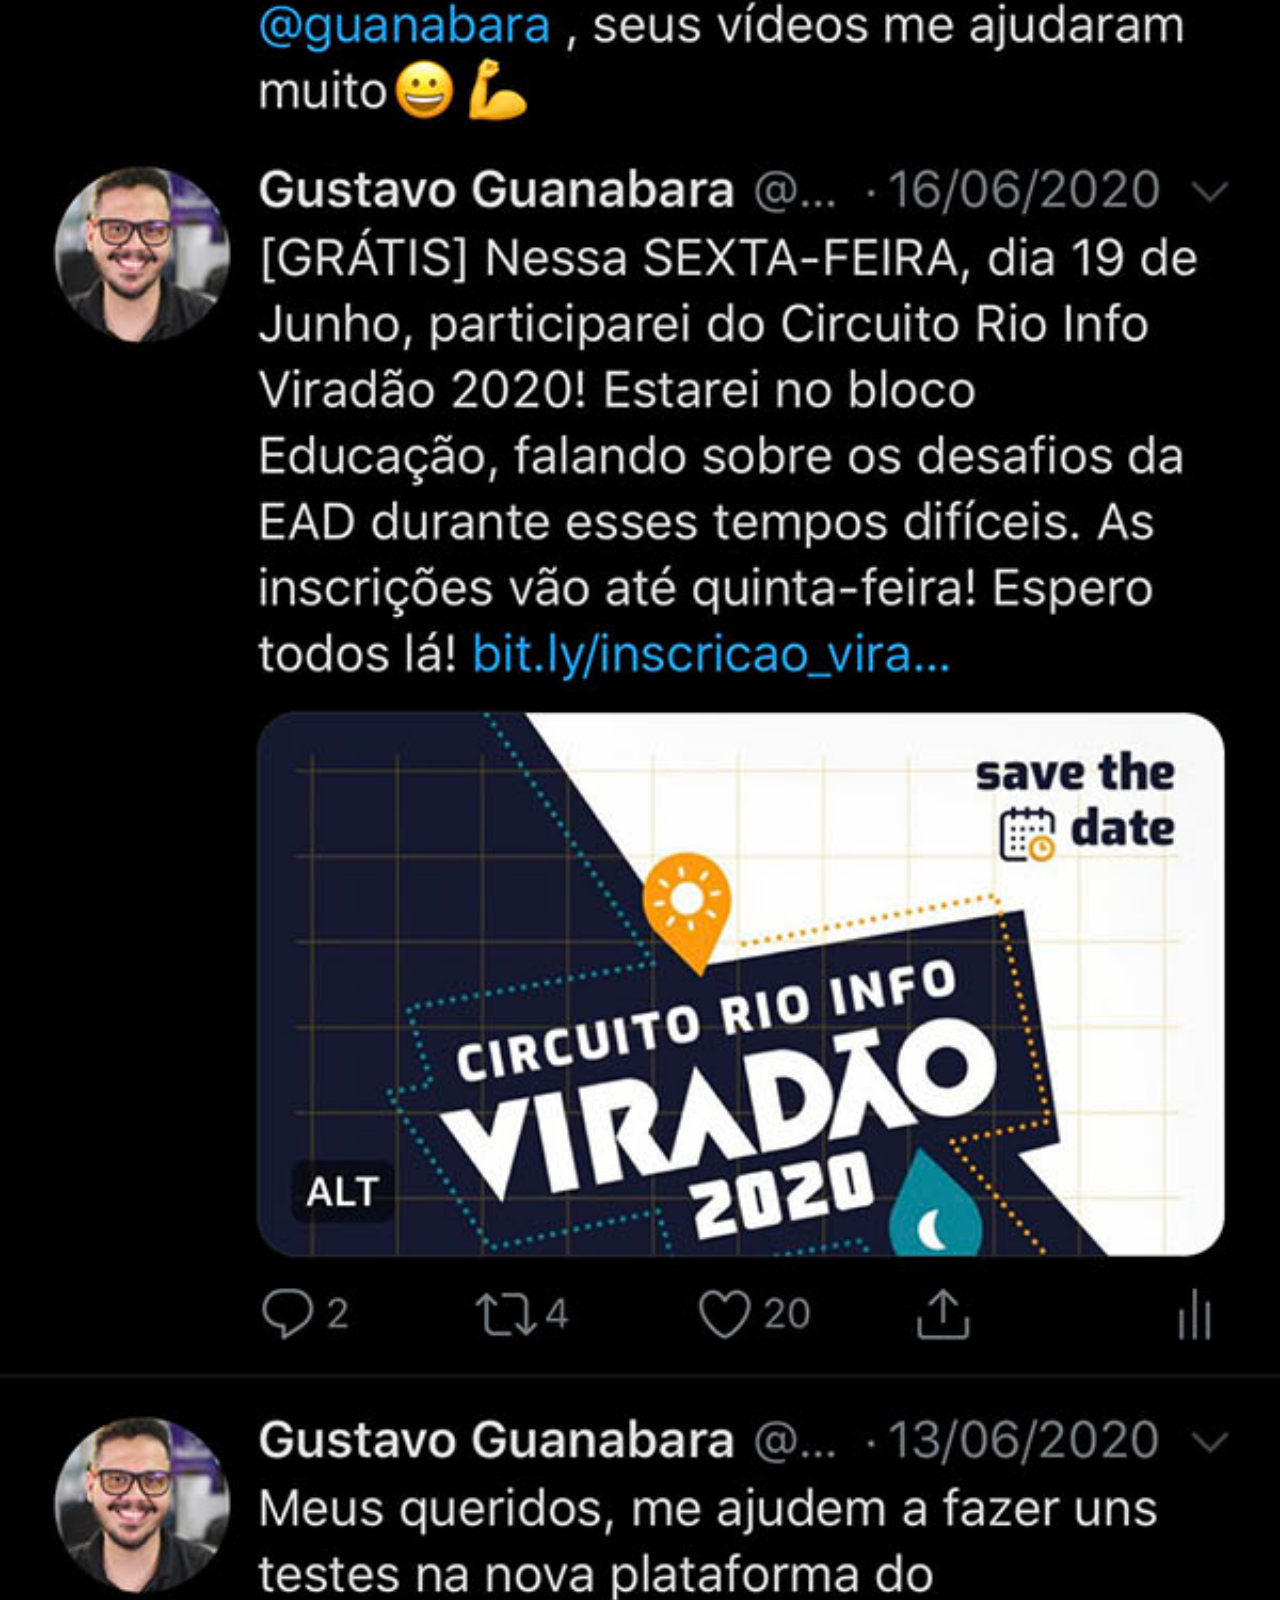
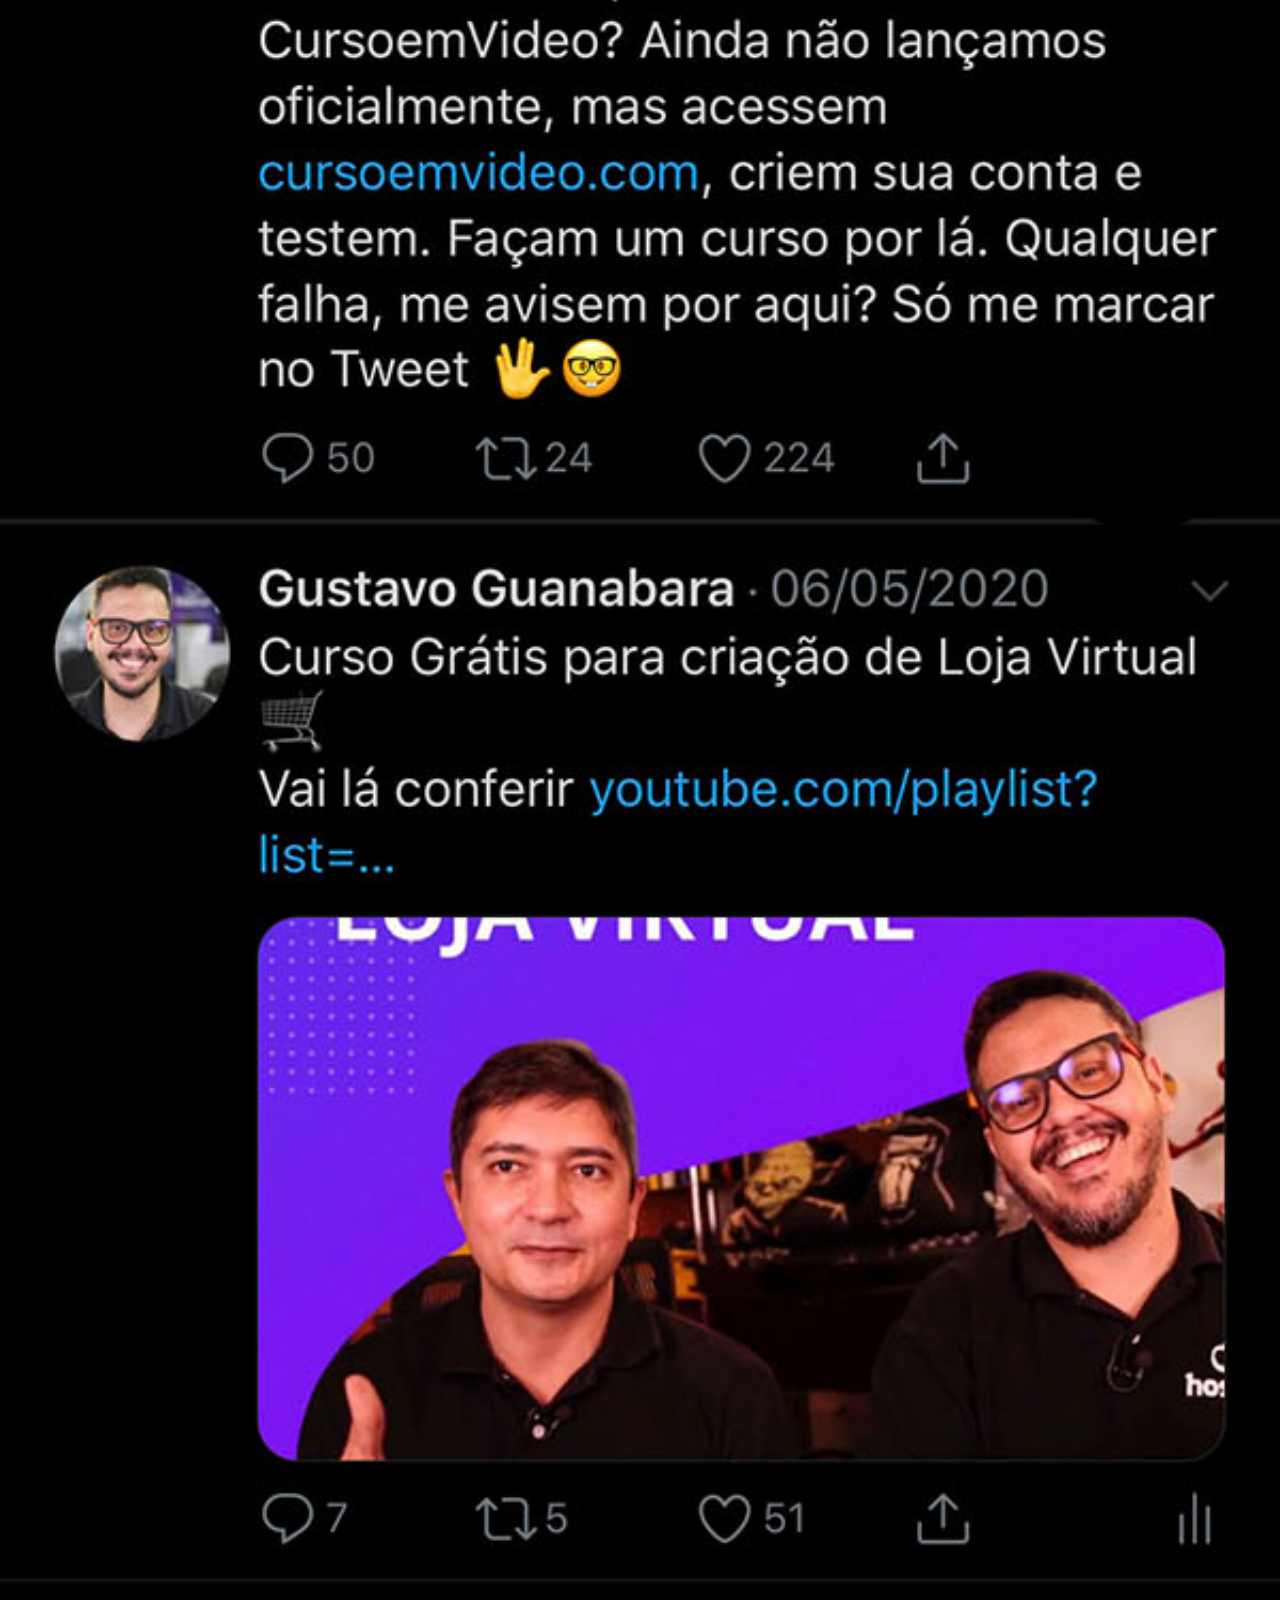
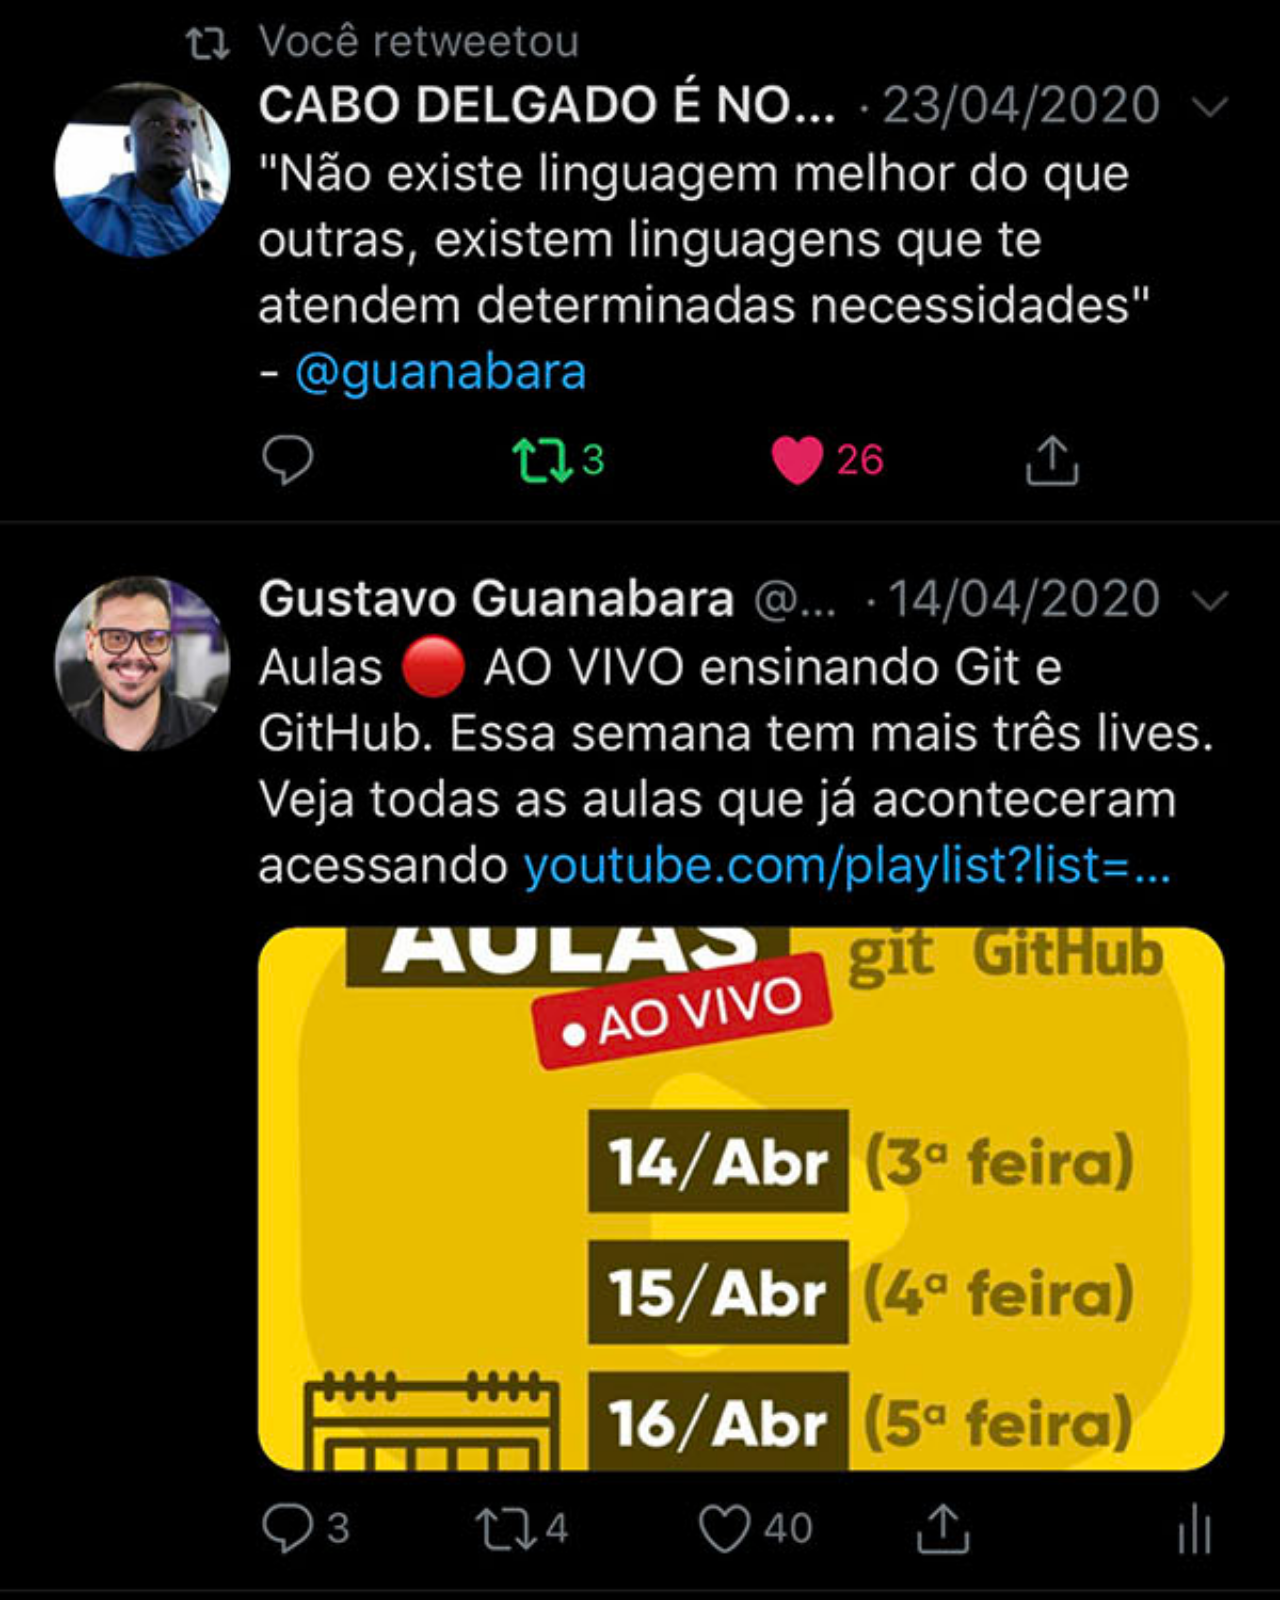
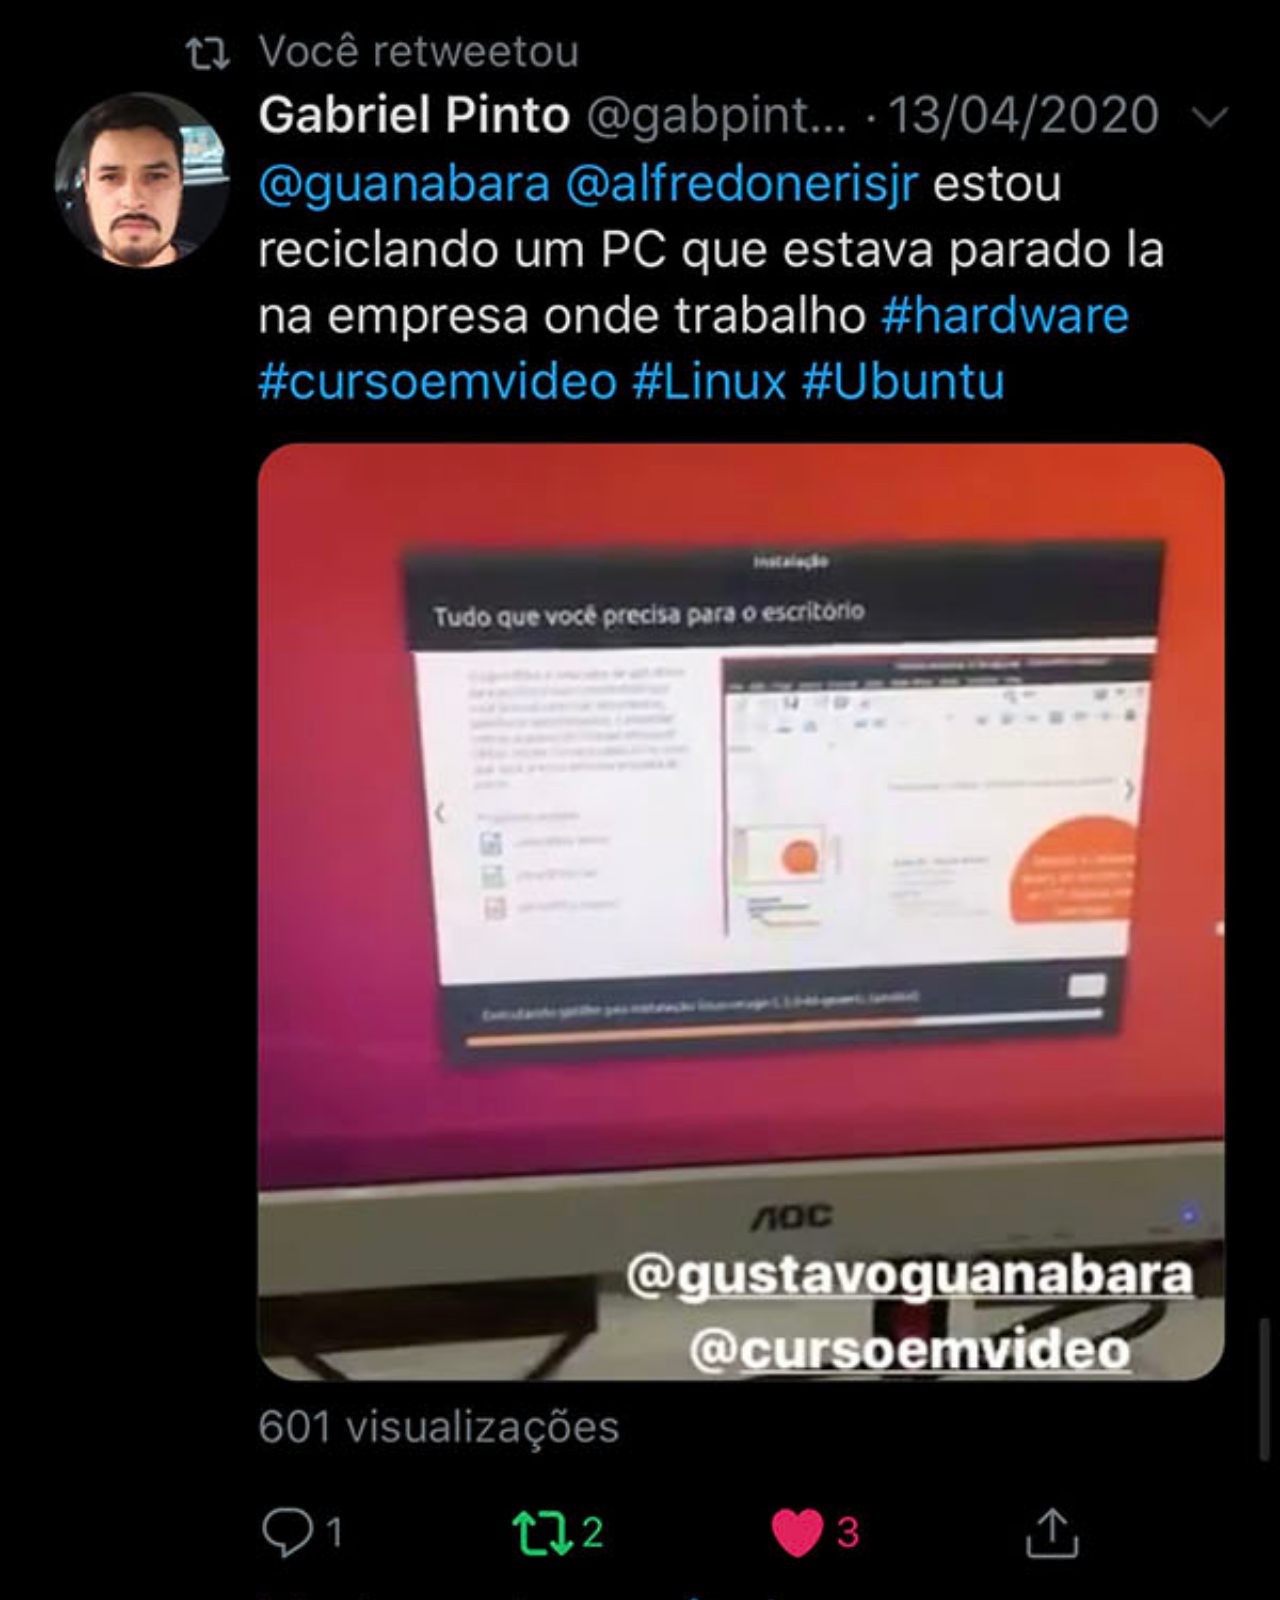
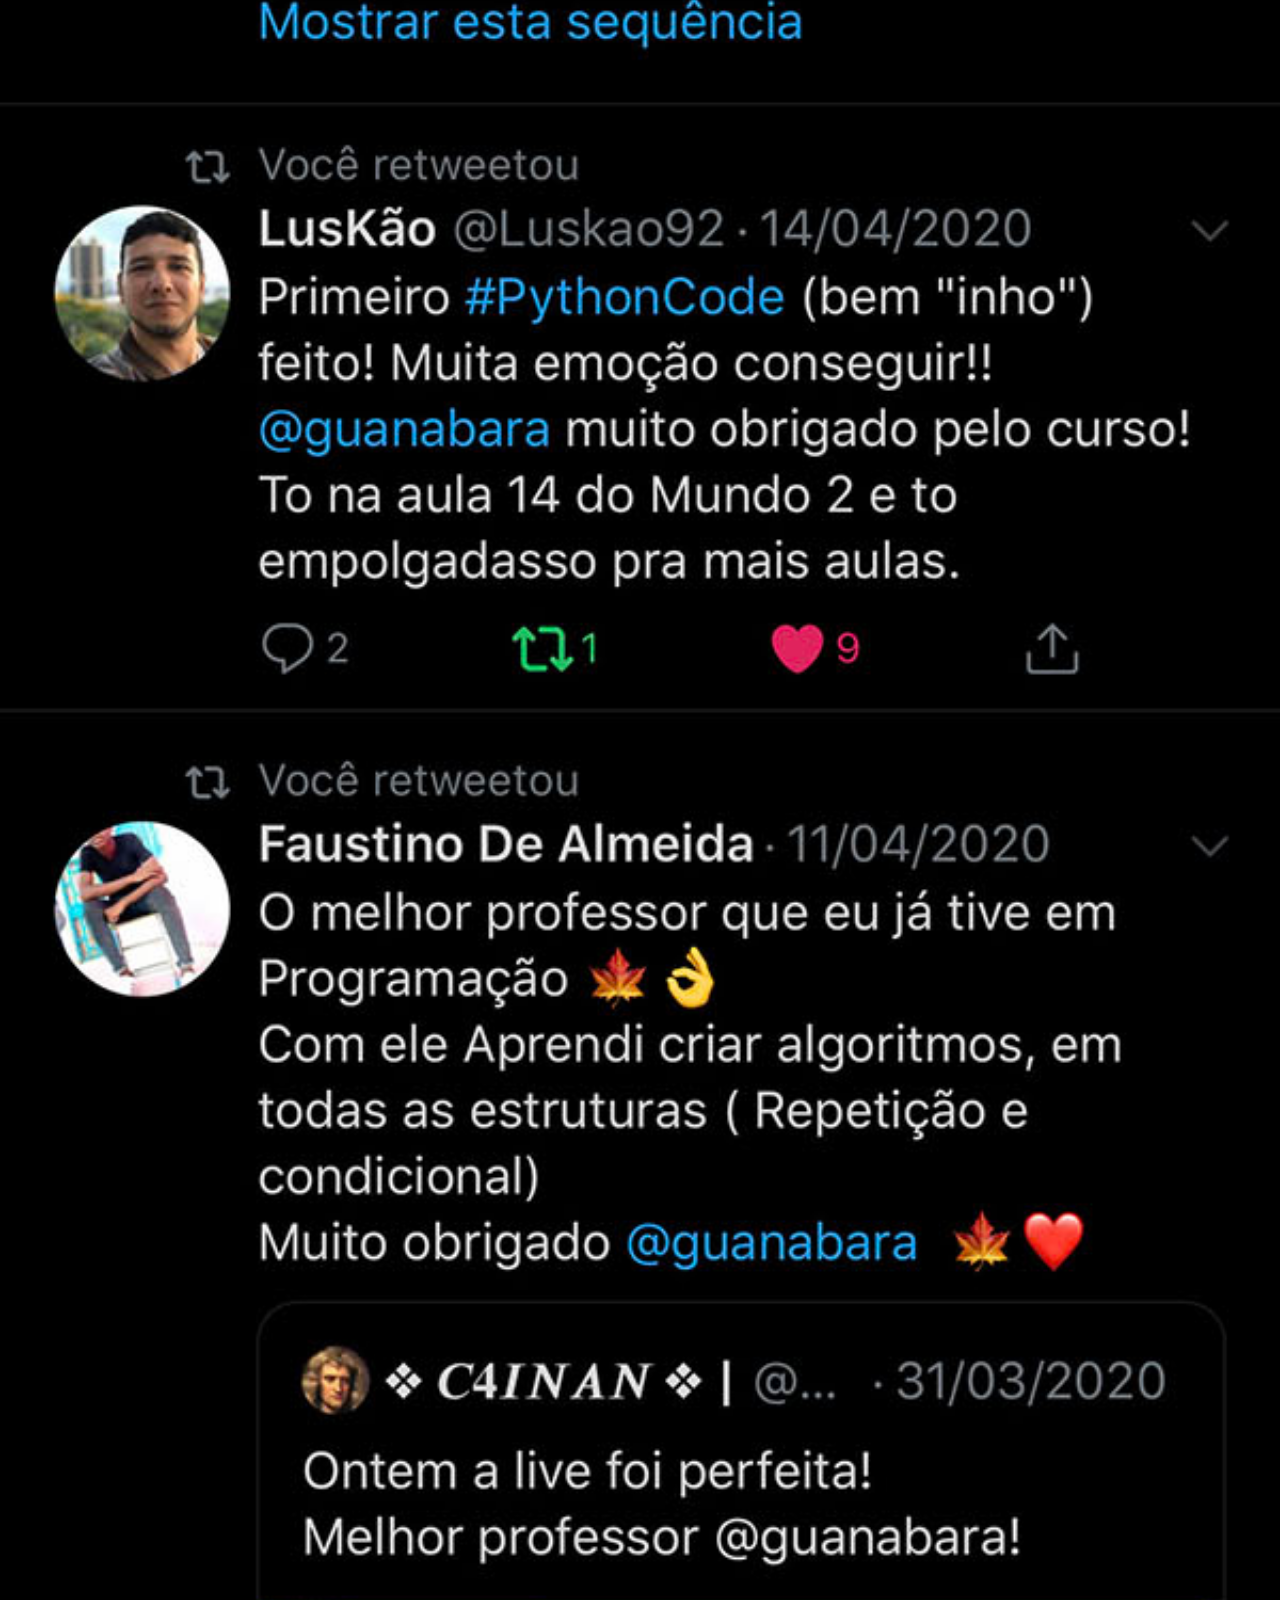
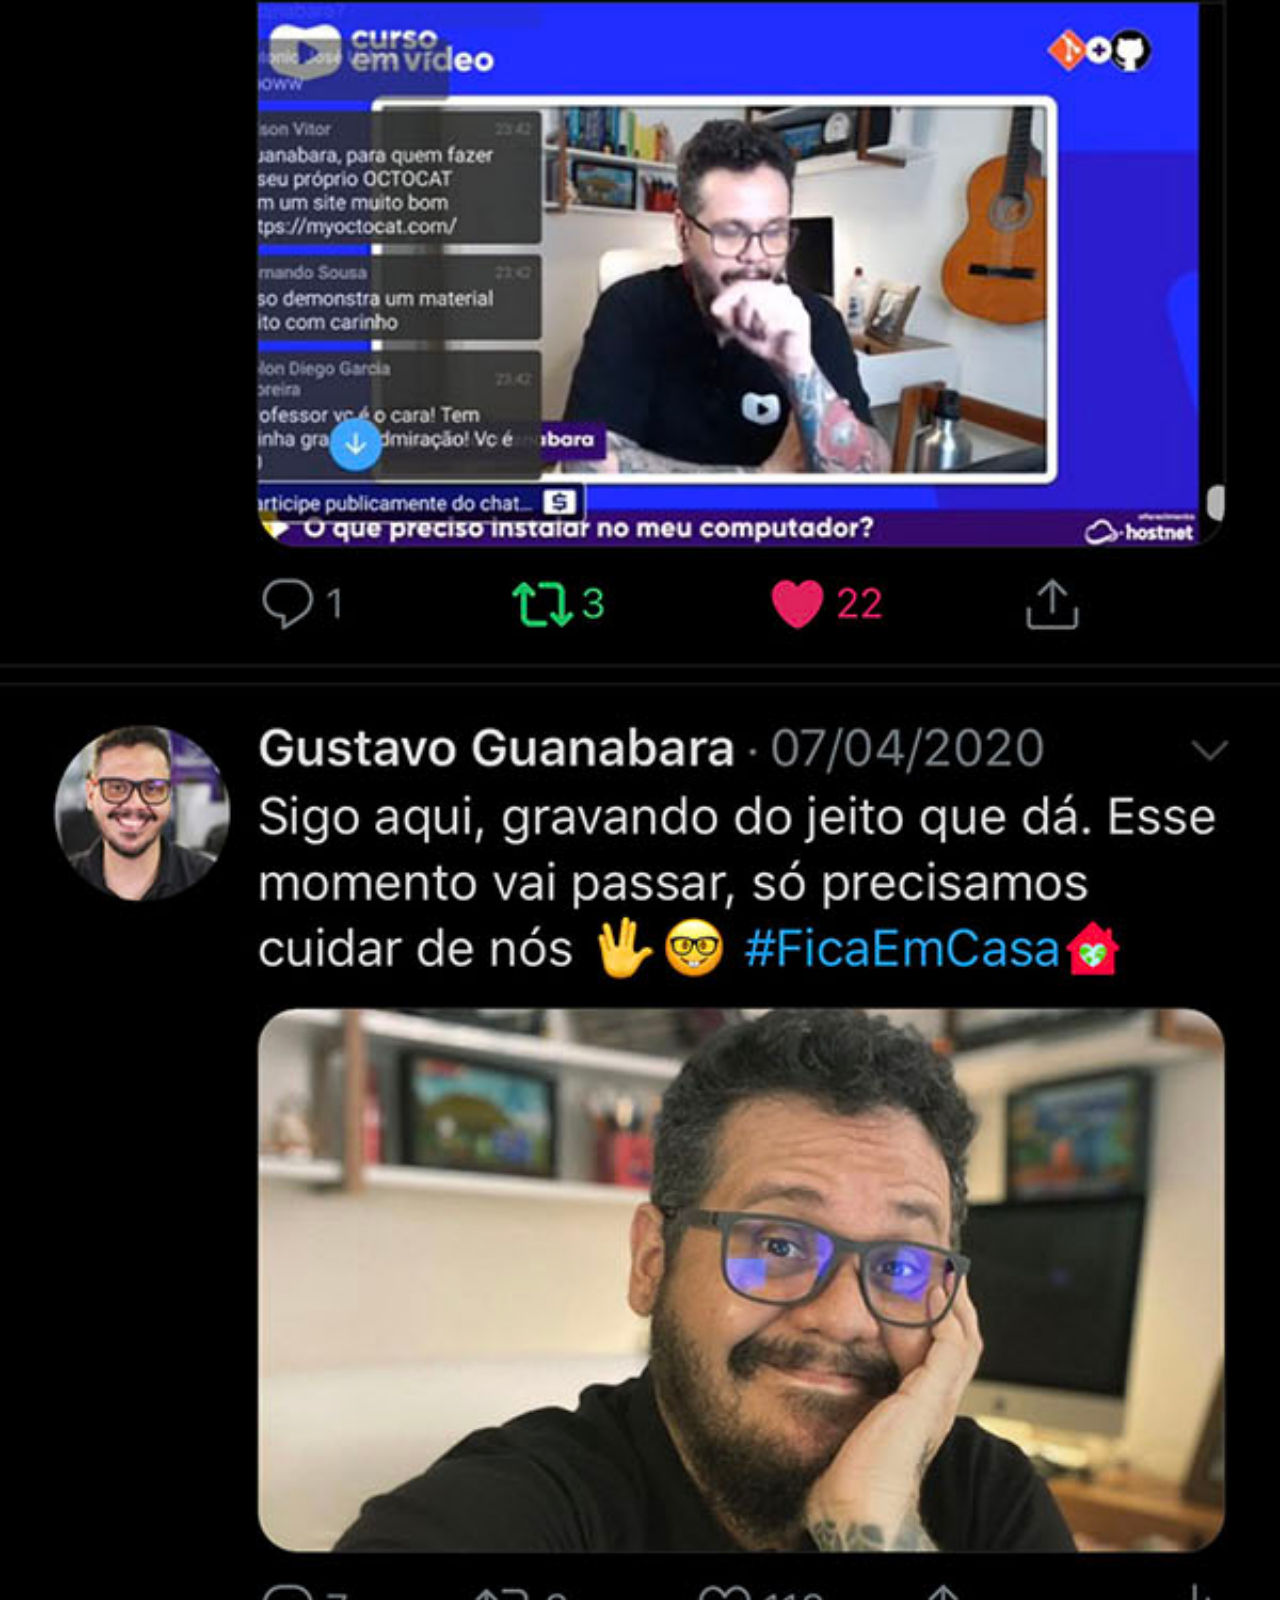
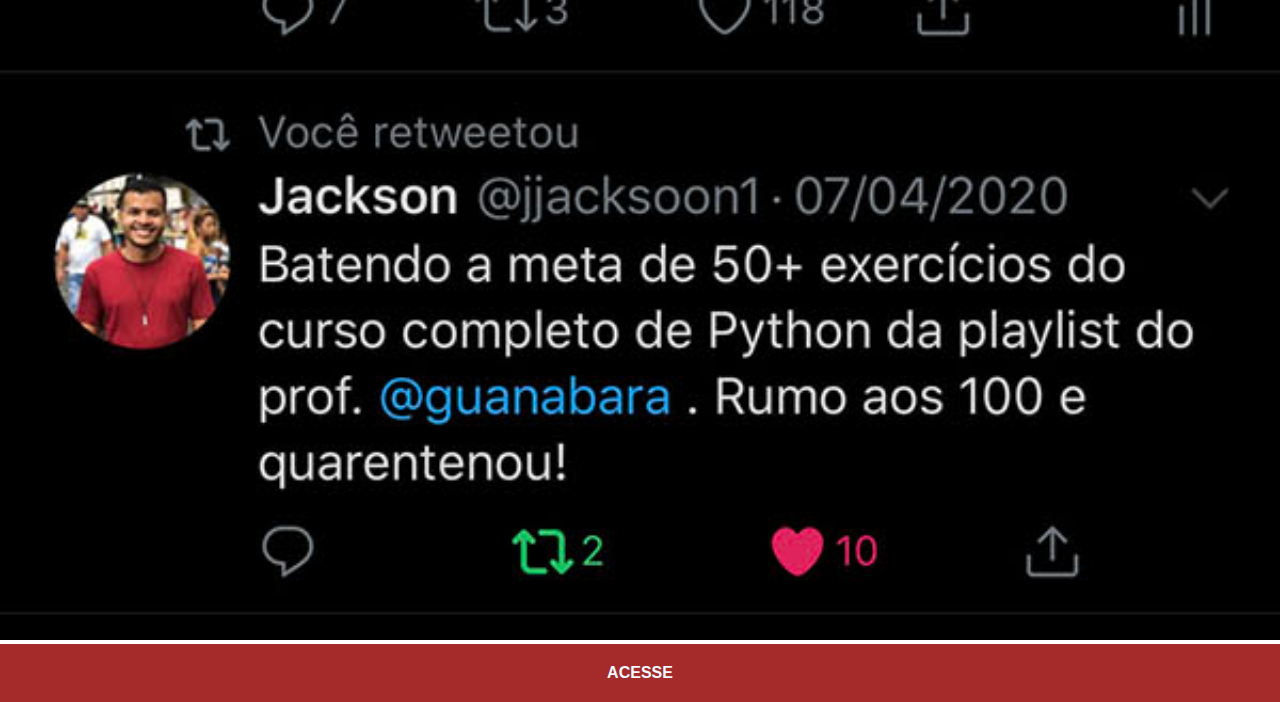
<file: twiiter.html>
<!DOCTYPE html>
<html lang="pt-br">
<head>
    <meta charset="UTF-8">
    <meta http-equiv="X-UA-Compatible" content="IE=edge">
    <meta name="viewport" content="width=device-width, initial-scale=1.0">
    <title>Twiiter</title>
    <link rel="stylesheet" href="css/tela.css">
</head>
<body>
    <img src="img/tela-twitter.jpg" alt="">
    <a href="https://twitter.com/Cadra_" target="_blank">ACESSE</a>
</body>
</html>
</file>
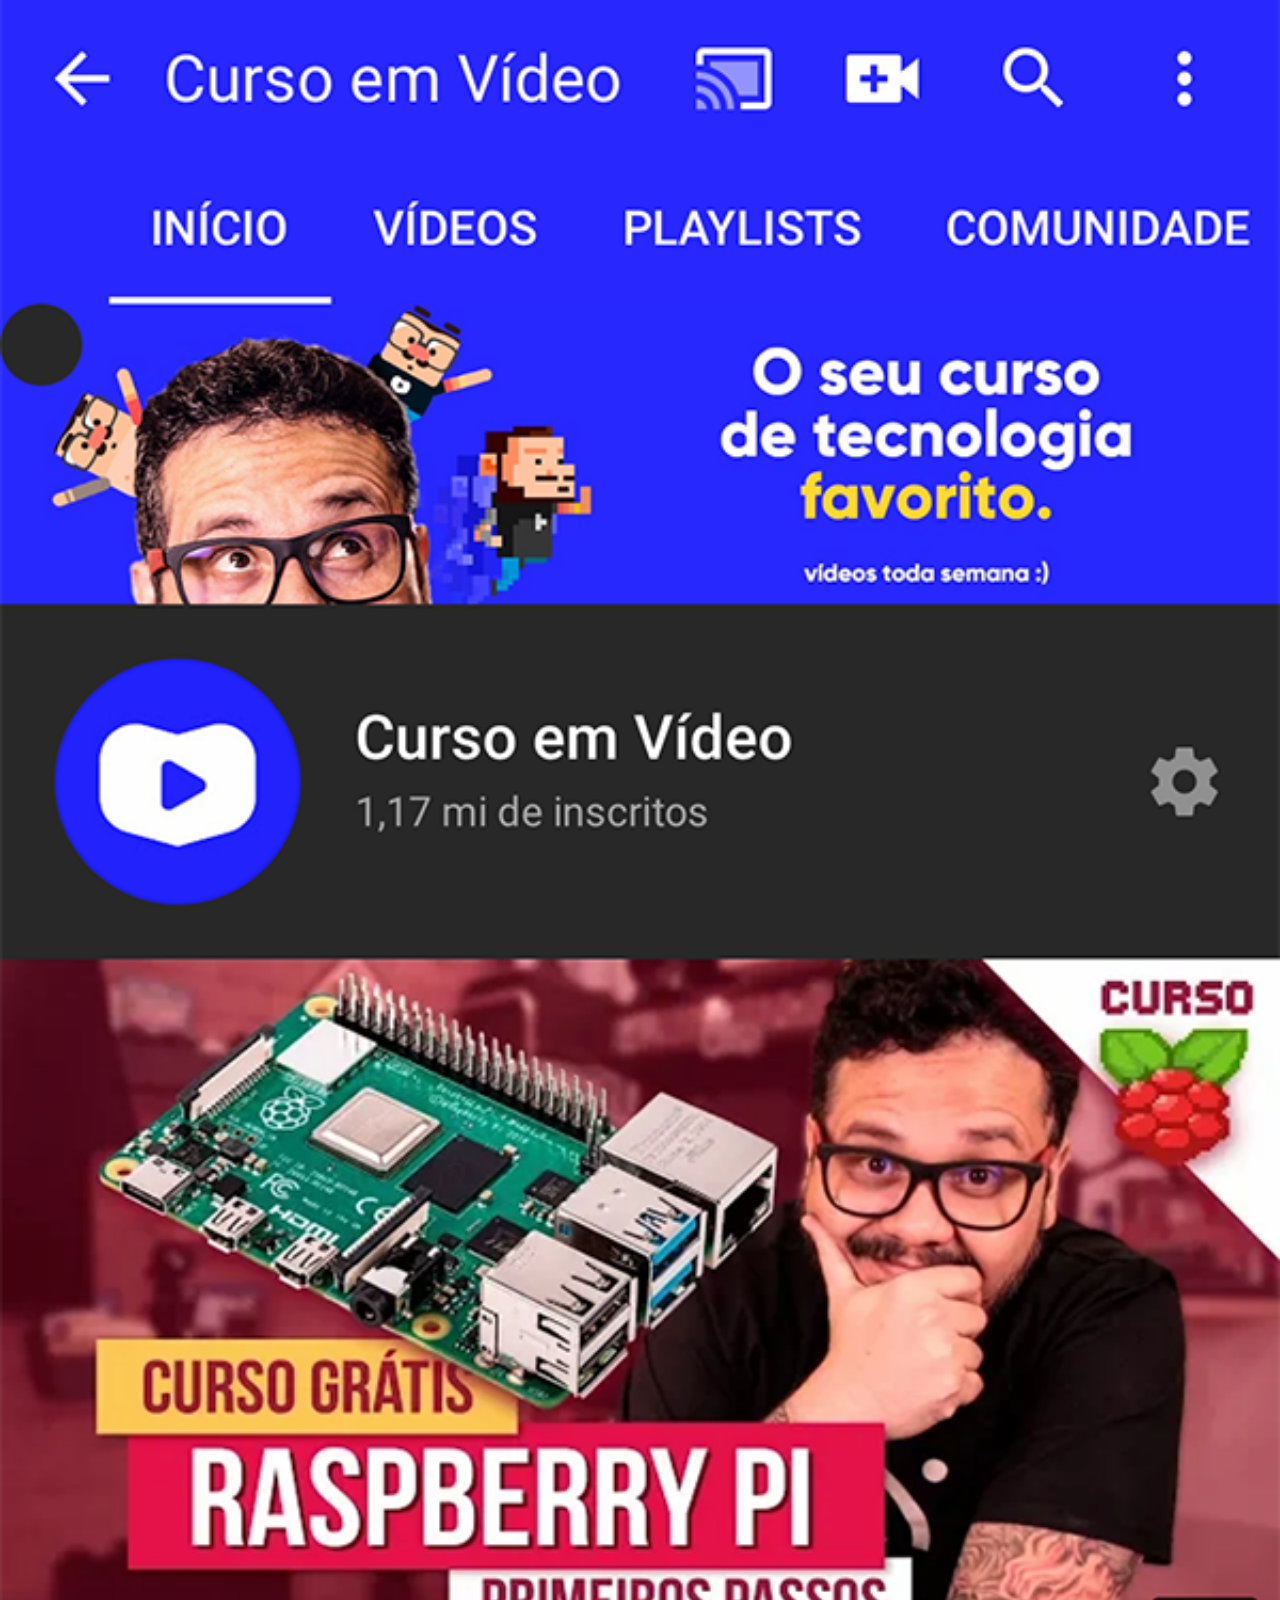
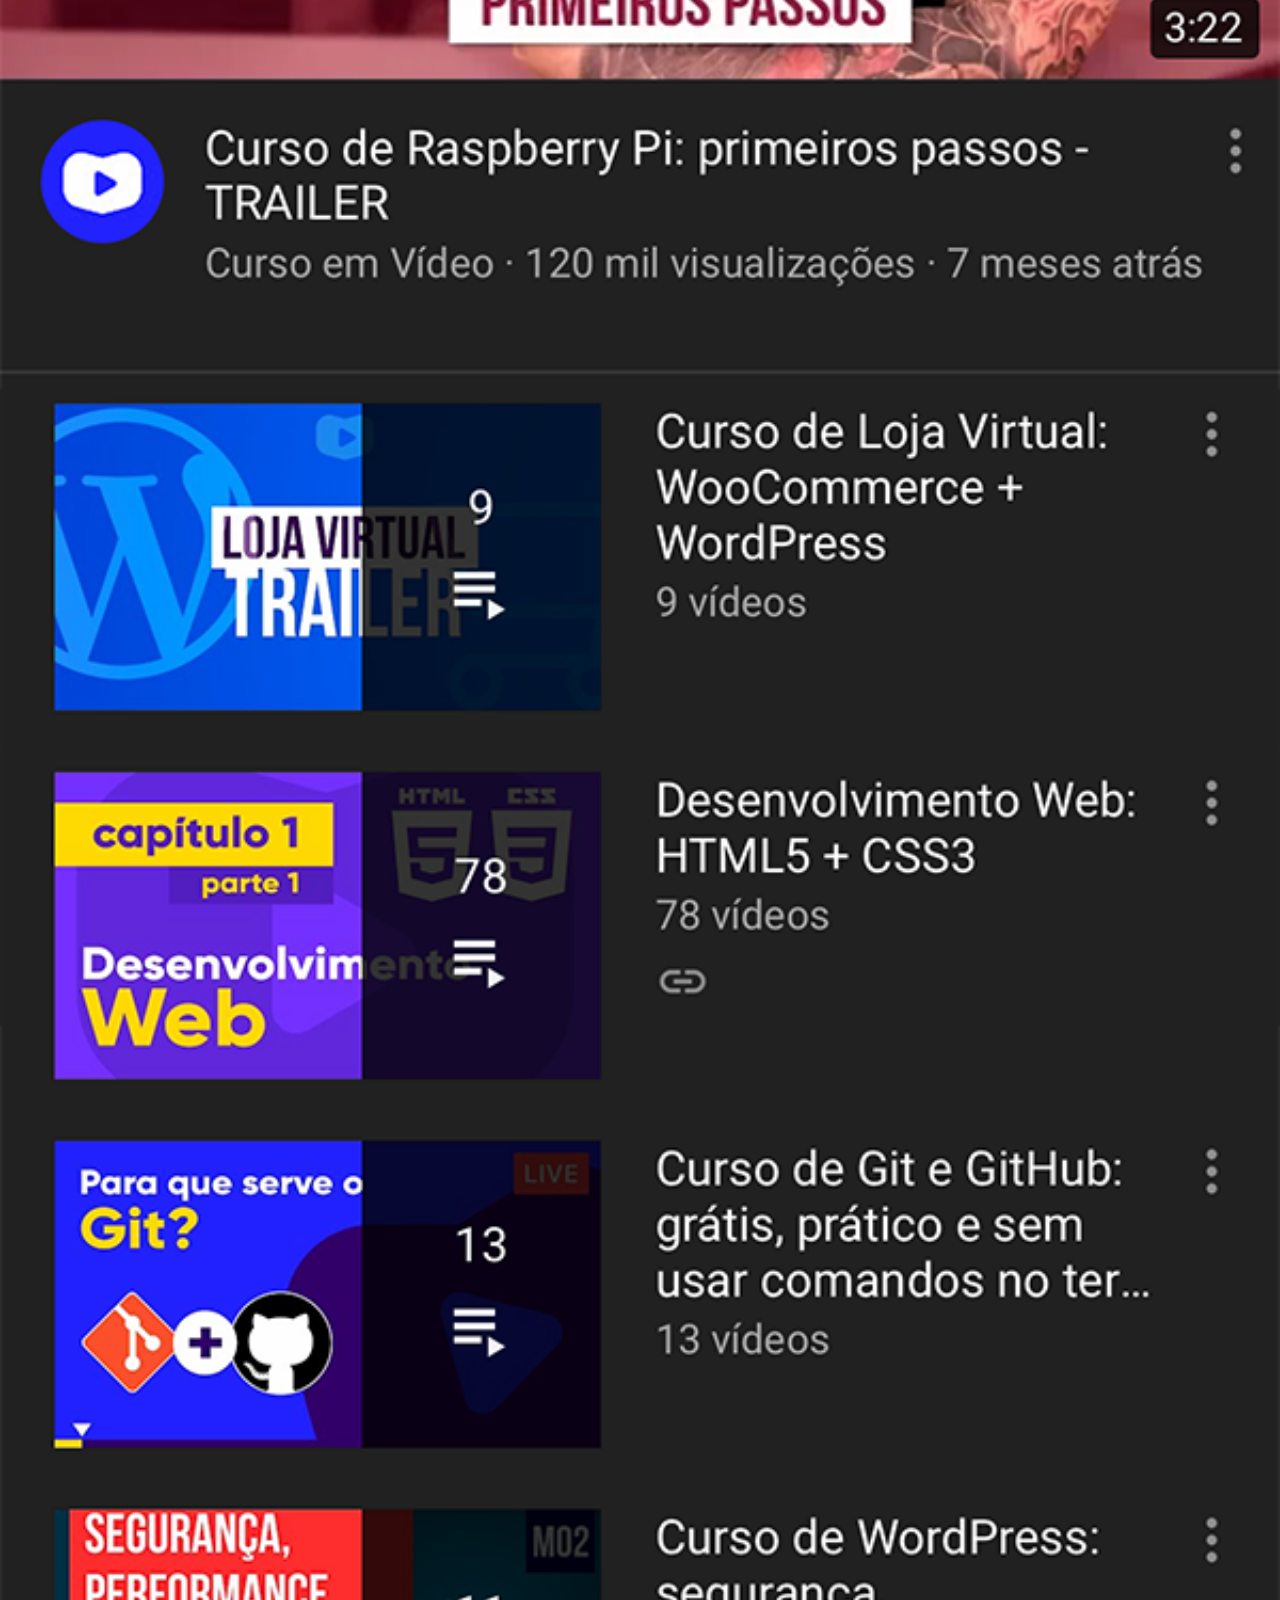
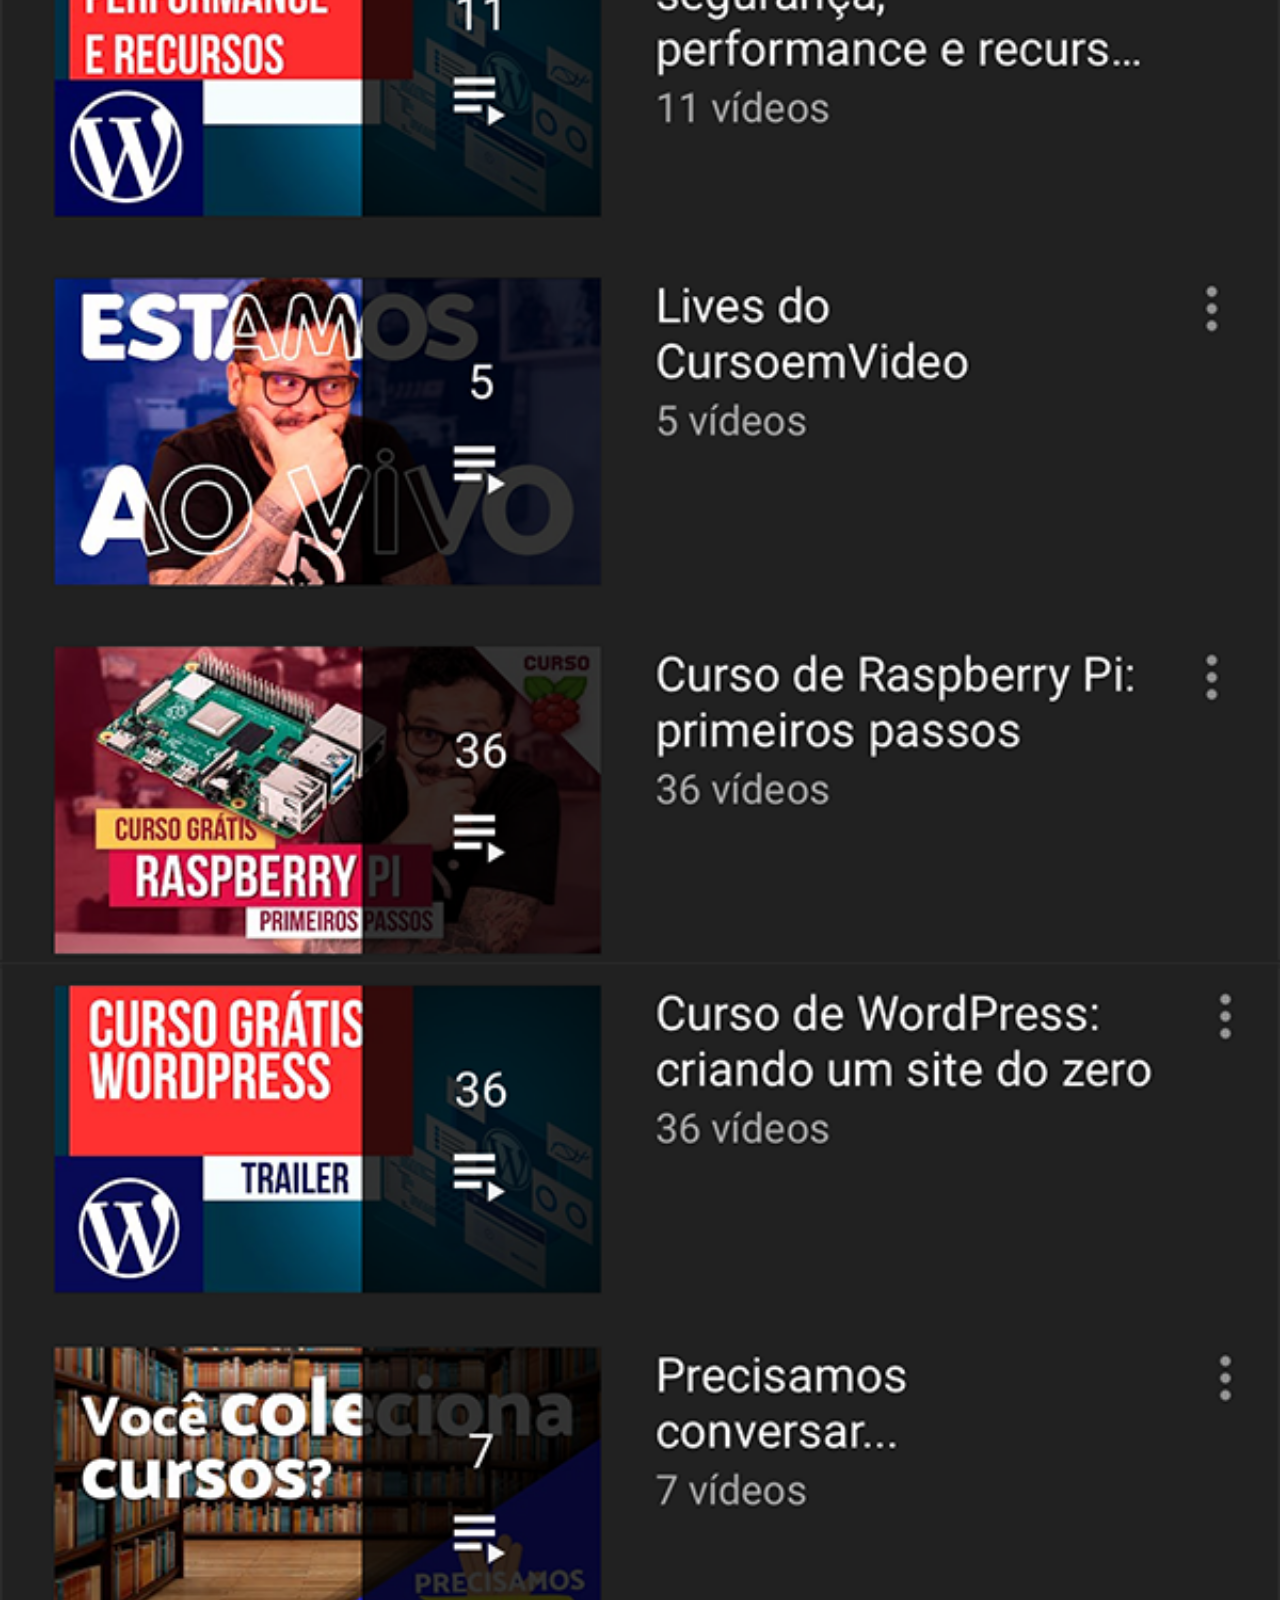
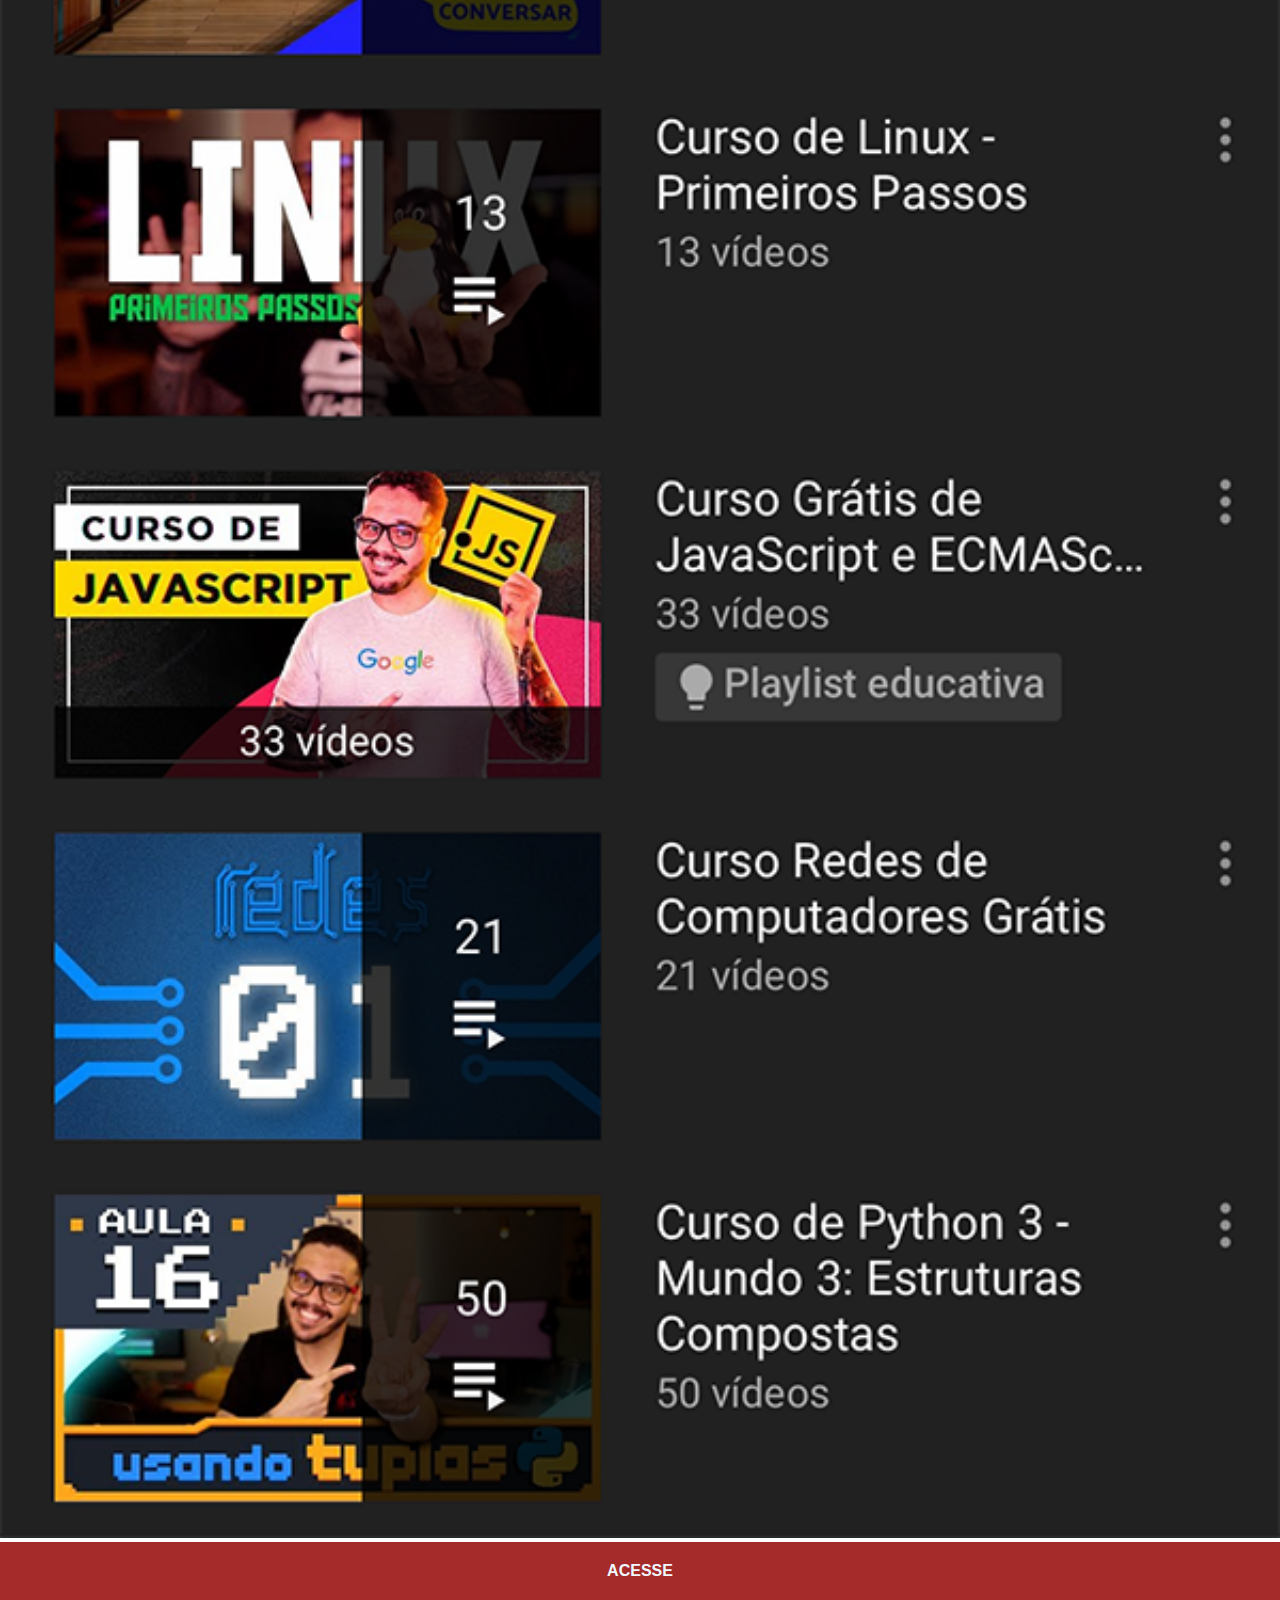
<file: youtube.html>
<!DOCTYPE html>
<html lang="pt-br">
<head>
    <meta charset="UTF-8">
    <meta http-equiv="X-UA-Compatible" content="IE=edge">
    <meta name="viewport" content="width=device-width, initial-scale=1.0">
    <title>Youtube</title>
    <link rel="stylesheet" href="css/tela.css">
</head>
<body>
    <img src="img/tela-youtube.png" alt="">
    <a href="https://www.youtube.com/@Cadrado" target="_blank">ACESSE</a>
</body>
</html>
</file>
<file: css/style.css>
@charset "UTF-8";

* {
    margin: 0;
    padding: 0;
    box-sizing: border-box;
    font-family: Arial, Helvetica, sans-serif;
}

html, body {
    height: 100vh;
    width: 100vw;
    background: brown url('../img/fundo-madeira.jpg') no-repeat fixed top center;
    background-size: cover;
}

main {
    height: 100vh;
    position: relative;
}

section#telefone {
    background: url('../img/frame-iphone.png') no-repeat;
    height: 627px;
    width: 311px;
    position: absolute;
    left: 50%;
    top: 50%;
    translate: -50% -50%;
}

iframe#tela {
    position: relative;
    top: 79px;
    left: 21.5px;
    width: 268px;
    height: 473px;
}

section#socialMedias {
    display: flex;
    flex-direction: column;
    align-items: flex-end;
    gap: 15px;
    padding: 20px;
}

section#socialMedias a img {
    height: 50px;
    border-radius: 50%;
    box-shadow: 2px 2px 8px rgba(0, 0, 0, 0.342);
}

section#socialMedias img:hover {
    transform: translate(-3px ,0px);
    border: 3px solid rgba(255, 255, 255, 0.733);
    box-shadow: 5px 5px 13px rgba(0, 0, 0, 0.6);
    transition: transform ease .3s;
    transition: border ease .5s;
}
</file>
<file: css/tela.css>
* {
    margin: 0;
    padding: 0;
    box-sizing: border-box;
    font-family: Arial, Helvetica, sans-serif;
}

::-webkit-scrollbar {
    width: 0;
    height: 0;
}

img {
    width: 100vw;
}

a {
    display: block;
    text-align: center;
    color: aliceblue;
    background: brown; padding: 20px;
    font-weight: bolder;
    text-decoration: none;
}

a:hover {
    transition: all ease .3s;
    background: rgb(219, 73, 73);
}
</file>
